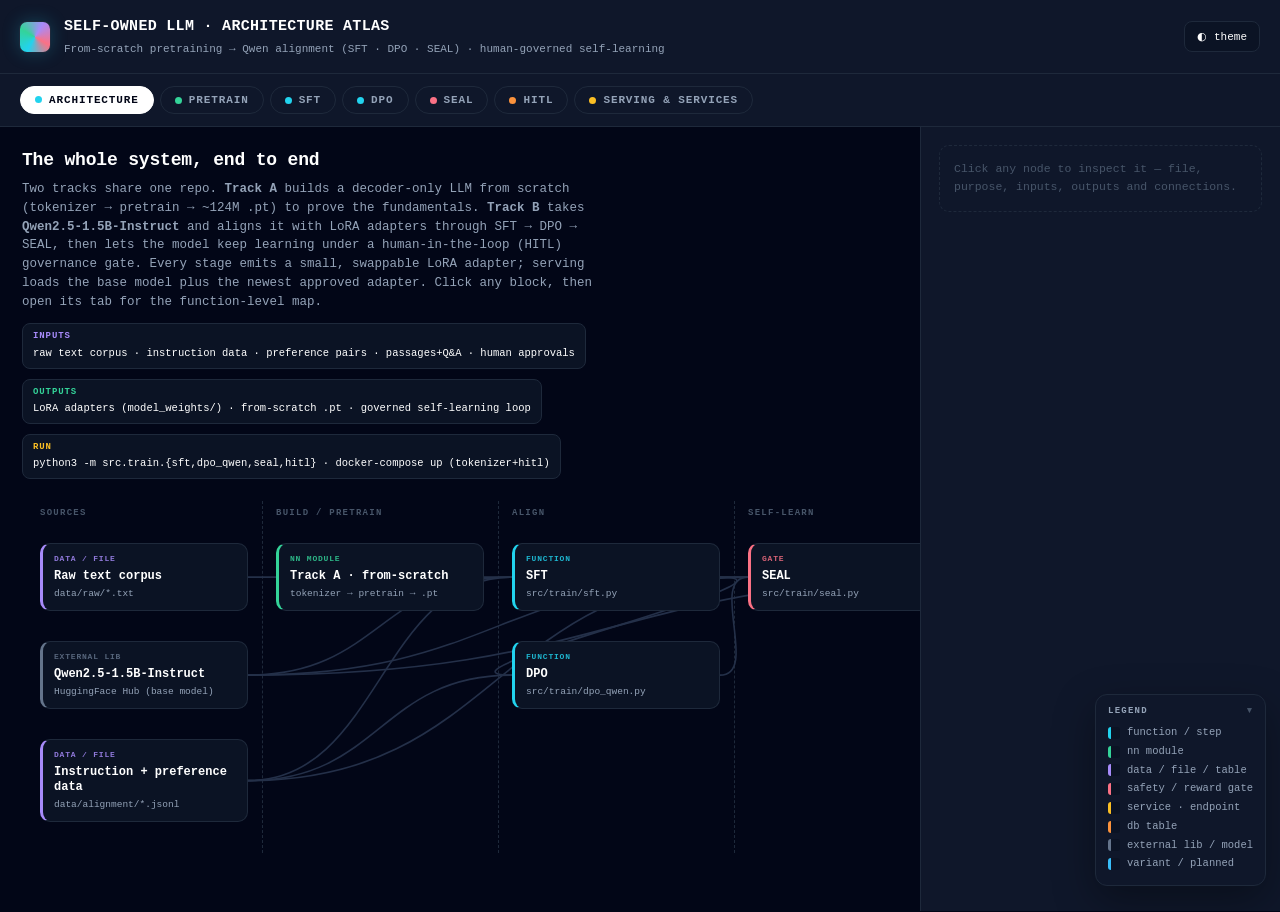
<file: architecture.html>
<!doctype html>
<html lang="en" data-theme="dark">
<head>
<meta charset="utf-8"/>
<meta name="viewport" content="width=device-width, initial-scale=1"/>
<title>Self-Owned LLM Atlas</title>
<meta name="description" content="End-to-end interactive architecture map of the self_owned_llm capstone: pretrain, SFT, DPO, SEAL, HITL and serving."/>
<style>
:root{
  --canvas:#020617; --mask:#0F172A; --panel:#0b1324; --ink:#FFFFFF; --muted:#94A3B8;
  --dim:#475569; --border:#1E293B; --wire:#243049;
  --fn:#22D3EE; --model:#34D399; --data:#A78BFA; --gate:#FB7185; --service:#FBBF24;
  --db:#FB923C; --ext:#64748B; --note:#38BDF8;
  --mono:"JetBrains Mono",ui-monospace,SFMono-Regular,Menlo,Consolas,monospace;
}
:root[data-theme="light"]{
  --canvas:#eef2f8; --mask:#ffffff; --panel:#ffffff; --ink:#0b1220; --muted:#475569;
  --dim:#94A3B8; --border:#d7dee9; --wire:#c3cedf;
  --fn:#0891B2; --model:#059669; --data:#7C3AED; --gate:#E11D48; --service:#B45309;
  --db:#C2410C; --ext:#64748B; --note:#0369A1;
}
*{box-sizing:border-box}
html,body{margin:0;padding:0}
body{background:var(--canvas);color:var(--ink);font-family:var(--mono);font-size:13px;line-height:1.5}
header{display:flex;align-items:center;justify-content:space-between;gap:16px;
  padding:16px 20px;border-bottom:1px solid var(--border);background:var(--mask);position:sticky;top:0;z-index:40}
.brand{display:flex;align-items:center;gap:14px;min-width:0}
.sigil{width:30px;height:30px;border-radius:7px;flex:0 0 auto;
  background:conic-gradient(from 210deg,var(--fn),var(--model),var(--data),var(--gate),var(--fn));
  box-shadow:0 0 0 1px var(--border),0 0 18px rgba(34,211,238,.25)}
header h1{margin:0;font-size:15px;font-weight:700;letter-spacing:.02em}
header .sub{margin:2px 0 0;font-size:11px;color:var(--muted);font-weight:400}
#themeBtn{font-family:var(--mono);font-size:11px;color:var(--ink);background:var(--panel);
  border:1px solid var(--border);border-radius:8px;padding:8px 12px;cursor:pointer;white-space:nowrap}
#themeBtn:hover{border-color:var(--fn)}
#tabs{display:flex;flex-wrap:wrap;gap:6px;padding:12px 20px;border-bottom:1px solid var(--border);
  background:var(--mask);position:sticky;top:63px;z-index:30}
.tab{font-family:var(--mono);font-size:11px;letter-spacing:.08em;text-transform:uppercase;font-weight:700;
  color:var(--muted);background:transparent;border:1px solid var(--border);border-radius:999px;
  padding:7px 14px;cursor:pointer;display:flex;align-items:center;gap:7px}
.tab .dot{width:7px;height:7px;border-radius:50%}
.tab:hover{color:var(--ink);border-color:var(--dim)}
.tab.active{color:var(--canvas);background:var(--ink);border-color:var(--ink)}
:root[data-theme="light"] .tab.active{color:#fff;background:#0b1220}
main{display:grid;grid-template-columns:1fr 360px;gap:0;align-items:stretch}
#stage{position:relative;overflow:auto;padding:0}
.intro{padding:20px 22px 8px}
.intro h2{margin:0 0 6px;font-size:18px;letter-spacing:-.01em}
.intro .lede{color:var(--muted);max-width:78ch;margin:0 0 12px;font-size:12.5px}
.io{display:flex;flex-wrap:wrap;gap:10px;margin:0 0 6px}
.io .chip{font-size:10.5px;border:1px solid var(--border);border-radius:8px;padding:6px 10px;background:var(--panel)}
.io .chip b{letter-spacing:.1em;text-transform:uppercase;font-size:9px;color:var(--muted);display:block;margin-bottom:2px}
.io .chip.in b{color:var(--data)} .io .chip.out b{color:var(--model)} .io .chip.run b{color:var(--service)}
.diagram-wrap{position:relative;margin:8px 12px 28px}
.diagram{position:relative}
svg.edges{position:absolute;inset:0;width:100%;height:100%;pointer-events:none;overflow:visible}
svg.edges path{fill:none;stroke:var(--wire);stroke-width:1.6}
svg.edges path.hot{stroke-width:2.4}
.node{position:absolute;width:208px;min-height:62px;background:var(--panel);border:1px solid var(--border);
  border-left-width:3px;border-radius:10px;padding:9px 11px;cursor:pointer;z-index:2;
  transition:transform .12s,border-color .12s,box-shadow .12s}
.node:hover{transform:translateY(-2px);box-shadow:0 10px 26px rgba(0,0,0,.33)}
.node .nl{font-size:12px;font-weight:700;line-height:1.25;word-break:break-word}
.node .ns{font-size:9.5px;color:var(--muted);margin-top:3px;word-break:break-all}
.node .nt{font-size:8px;letter-spacing:.1em;text-transform:uppercase;font-weight:700;opacity:.85;margin-bottom:4px;display:block}
.node.sel{box-shadow:0 0 0 2px var(--fn),0 10px 26px rgba(0,0,0,.4)}
.node.dim{opacity:.32}
.node.planned{border-style:dashed}
.swim{position:absolute;left:0;top:0;height:100%;border-right:1px dashed var(--border);z-index:0}
.swimlabel{position:absolute;top:6px;font-size:9px;letter-spacing:.14em;text-transform:uppercase;
  color:var(--dim);font-weight:700;z-index:1;white-space:nowrap}
/* type colors */
.t-fn{border-left-color:var(--fn)} .t-fn .nt{color:var(--fn)}
.t-model{border-left-color:var(--model)} .t-model .nt{color:var(--model)}
.t-data{border-left-color:var(--data)} .t-data .nt{color:var(--data)}
.t-gate{border-left-color:var(--gate)} .t-gate .nt{color:var(--gate)}
.t-service{border-left-color:var(--service)} .t-service .nt{color:var(--service)}
.t-db{border-left-color:var(--db)} .t-db .nt{color:var(--db)}
.t-ext{border-left-color:var(--ext)} .t-ext .nt{color:var(--ext)}
.t-note{border-left-color:var(--note);border-style:dashed} .t-note .nt{color:var(--note)}
/* passport */
#passport{border-left:1px solid var(--border);background:var(--mask);padding:18px 18px 40px;
  position:sticky;top:116px;align-self:start;height:calc(100vh - 116px);overflow:auto}
#passport.empty .pp-body{display:none}
.pp-hint{color:var(--dim);font-size:11.5px;line-height:1.6;border:1px dashed var(--border);border-radius:10px;padding:14px}
#passport:not(.empty) .pp-hint{display:none}
.pp-kind{display:inline-block;font-size:9px;letter-spacing:.12em;text-transform:uppercase;font-weight:700;
  padding:3px 8px;border-radius:999px;border:1px solid var(--border);margin-bottom:10px}
.pp-title{font-size:16px;font-weight:700;line-height:1.25;margin:0 0 2px;word-break:break-word}
.pp-file{font-size:10.5px;color:var(--muted);margin:0 0 14px;word-break:break-all}
.pp-sec{margin:0 0 13px}
.pp-sec h4{margin:0 0 5px;font-size:9px;letter-spacing:.14em;text-transform:uppercase;color:var(--muted);font-weight:700}
.pp-sec p{margin:0;font-size:12px;line-height:1.55}
.pp-list{list-style:none;margin:0;padding:0;display:flex;flex-direction:column;gap:4px}
.pp-list li{font-size:11px;background:var(--panel);border:1px solid var(--border);border-radius:7px;padding:5px 8px}
.pp-link{cursor:pointer;color:var(--fn);text-decoration:none;border:1px solid var(--border)}
.pp-link:hover{border-color:var(--fn)}
.pp-tag{font-size:9px;color:var(--muted);text-transform:uppercase;letter-spacing:.08em}
#legend{position:fixed;right:14px;bottom:14px;background:var(--mask);border:1px solid var(--border);
  border-radius:12px;padding:10px 12px;z-index:50;box-shadow:0 14px 40px rgba(0,0,0,.35);max-width:220px}
#legend h5{margin:0 0 7px;font-size:9px;letter-spacing:.14em;text-transform:uppercase;color:var(--muted)}
.lg{display:flex;align-items:center;gap:7px;font-size:10.5px;margin:3px 0;color:var(--muted)}
.lg .sw{width:12px;height:12px;border-radius:3px;border-left:3px solid}
#legend.min .lgs{display:none}
#legend .lgtoggle{cursor:pointer;float:right;color:var(--dim)}
@media(max-width:860px){
  main{grid-template-columns:1fr}
  #passport{position:static;height:auto;border-left:none;border-top:1px solid var(--border)}
  #legend{display:none}
}
</style>
</head>
<body>
<header id="top">
  <div class="brand">
    <span class="sigil"></span>
    <div>
      <h1>SELF-OWNED LLM &middot; ARCHITECTURE ATLAS</h1>
      <p class="sub">From-scratch pretraining &rarr; Qwen alignment (SFT &middot; DPO &middot; SEAL) &middot; human-governed self-learning</p>
    </div>
  </div>
  <button id="themeBtn" title="Toggle light / dark">◐ theme</button>
</header>
<nav id="tabs"></nav>
<main>
  <section id="stage"></section>
  <aside id="passport" class="empty">
    <div class="pp-hint">Click any node to inspect it — file, purpose, inputs, outputs and connections.</div>
  </aside>
</main>
<div id="legend"></div>
<script>
const TYPES={fn:"function",model:"nn module",data:"data / file",gate:"gate",service:"service / endpoint",db:"db table",ext:"external lib",note:"planned"};
const ATLAS={tabs:[

/* ================= OVERVIEW ================= */
{id:"overview",name:"Architecture",color:"var(--fn)",
 title:"The whole system, end to end",
 lede:"Two tracks share one repo. <b>Track A</b> builds a decoder-only LLM from scratch (tokenizer → pretrain → ~124M .pt) to prove the fundamentals. <b>Track B</b> takes <b>Qwen2.5-1.5B-Instruct</b> and aligns it with LoRA adapters through SFT → DPO → SEAL, then lets the model keep learning under a human-in-the-loop (HITL) governance gate. Every stage emits a small, swappable LoRA adapter; serving loads the base model plus the newest approved adapter. Click any block, then open its tab for the function-level map.",
 io:{in:"raw text corpus · instruction data · preference pairs · passages+Q&A · human approvals",
     out:"LoRA adapters (model_weights/) · from-scratch .pt · governed self-learning loop",
     run:"python3 -m src.train.{sft,dpo_qwen,seal,hitl} · docker-compose up (tokenizer+hitl)"},
 swims:["SOURCES","BUILD / PRETRAIN","ALIGN","SELF-LEARN","GOVERN","SERVE"],
 nodes:[
  {id:"raw",l:"Raw text corpus",s:"data/raw/*.txt",t:"data",c:0,r:0,p:"Plain-text documents that feed the from-scratch tokenizer + pretraining.",i:"—",o:"token bins (Track A)",ca:[],cb:[]},
  {id:"qwen",l:"Qwen2.5-1.5B-Instruct",s:"HuggingFace Hub (base model)",t:"ext",c:0,r:1,p:"The pretrained base model for the entire live (Track B) pipeline. Downloaded on first use; every alignment stage attaches LoRA on top of it.",i:"—",o:"base weights",ca:[],cb:["SFT","DPO","SEAL","HITL"]},
  {id:"instr",l:"Instruction + preference data",s:"data/alignment/*.jsonl",t:"data",c:0,r:2,p:"SFT instruction pairs, DPO chosen/rejected preference pairs, SEAL passages+Q&A.",i:"—",o:"training rows",ca:[],cb:["SFT","DPO","SEAL"]},
  {id:"trackA",l:"Track A · from-scratch",s:"tokenizer → pretrain → .pt",t:"model",c:1,r:0,p:"Build + pretrain a LLaMA-style decoder (~91–124M) with a custom 8k BPE tokenizer. Offline learning track; the .pt is gitignored.",i:"raw corpus",o:"latest.pt checkpoint",go:"pretrain",ca:[],cb:[]},
  {id:"SFT",l:"SFT",s:"src/train/sft.py",t:"fn",c:2,r:0,p:"Supervised fine-tune Qwen on instruction data with a LoRA adapter (HF Trainer + PEFT).",i:"Qwen base + sft.jsonl",o:"final_adapter/",go:"sft",ca:[],cb:[]},
  {id:"DPO",l:"DPO",s:"src/train/dpo_qwen.py",t:"fn",c:2,r:1,p:"Direct Preference Optimization: push the model toward 'chosen' and away from 'rejected' answers. Optionally starts from the SFT adapter.",i:"preferences.jsonl (+SFT adapter)",o:"dpo_adapter_v{ts}/",go:"dpo",ca:[],cb:[]},
  {id:"SEAL",l:"SEAL",s:"src/train/seal.py",t:"gate",c:3,r:0,p:"Reward-gated self-adaptation: the model teaches itself facts from a passage, grades itself on HELD-OUT questions, and keeps the LoRA update only if it genuinely generalized.",i:"passages + Q&A",o:"seal_adapter/ + results.json",go:"seal",ca:[],cb:[]},
  {id:"HITL",l:"HITL governance",s:"src/hitl/*",t:"db",c:4,r:0,p:"A human-in-the-loop quarantine: the model drafts fact updates, they are risk-screened and parked in SQLite, and a LoRA is trained ONLY on rows a human approved.",i:"model drafts + human review",o:"approved LoRA + audit trail",go:"hitl",ca:[],cb:[]},
  {id:"adapters",l:"LoRA adapter registry",s:"model_weights/ · ckpts/adapters",t:"data",c:4,r:1,p:"Every stage writes a versioned LoRA adapter dir here. find_latest_adapter() discovers the newest for serving.",i:"adapters from SFT/DPO/SEAL/HITL",o:"newest adapter",ca:[],cb:["serve"]},
  {id:"serve",l:"Serving",s:"RAG · model_service · gateway",t:"service",c:5,r:0,p:"Base Qwen + newest approved adapter answer questions (RAG retrieval or /generate). Approved+trained facts show up in answers — closing the self-learning loop under human control.",i:"base + adapter",o:"answers",go:"serving",ca:[],cb:[]}
 ],
 edges:[["raw","trackA"],["qwen","SFT"],["instr","SFT"],["SFT","DPO"],["instr","DPO"],["qwen","SEAL"],["instr","SEAL"],["DPO","SEAL"],["SEAL","adapters"],["qwen","HITL"],["HITL","adapters"],["adapters","serve"],["trackA","serve"]]
},
/* ================= PRETRAIN ================= */
{id:"pretrain",name:"Pretrain",color:"var(--model)",
 title:"Track A — build & pretrain a decoder-only LLM from scratch",
 lede:"A LLaMA-style decoder (<b>RMSNorm · RoPE · SwiGLU · SDPA</b>, weight-tied embeddings) trained with next-token prediction. The <b>124M</b> config is 12 layers / 768 dim / 12 heads, block_size 1024, built on a custom 8k ByteLevel-BPE tokenizer. Flow: raw text → BPE tokenizer → binary token shards → memory-mapped dataset → model forward → cross-entropy → AdamW with cosine LR → checkpoint. This track is offline (the .pt is gitignored); it proves the fundamentals the Qwen track takes for granted.",
 io:{in:"data/raw/*.txt (plain-text corpus)",
     out:"ckpts/dgx_pretrain_124M/latest.pt + ckpt_step_N.pt · train_log.jsonl",
     run:"python3 -m src.train.pretrain --config configs/pretrain_dgx_124M.yaml"},
 swims:["CORPUS","TOKENIZER","ENCODE","DATASET","ORCHESTRATE","MODEL FORWARD","LOSS / OPTIM","CHECKPOINT"],
 nodes:[
  {id:"raw",l:"Raw corpus",s:"data/raw/*.txt",t:"data",c:0,r:0,p:"One text document per line across .txt files.",i:"—",o:"text",ca:[],cb:["collect"]},
  {id:"collect",l:"collect_text_files()",s:"train_bpe.py:43",t:"fn",c:1,r:0,p:"Glob **/*.txt sorted; raises if the corpus is empty.",i:"input_dir",o:"list[str] of paths",ca:[],cb:["train_bpe_tokenizer"]},
  {id:"train_bpe_tokenizer",l:"train_bpe_tokenizer()",s:"train_bpe.py:56",t:"fn",c:1,r:1,p:"Train a ByteLevel-BPE tokenizer (NFKC normalizer, ByteLevel pre-tokenizer, special tokens pad/bos/eos/unk).",i:"input_dir, output_dir, vocab_size=8000, min_frequency",o:"writes tokenizer.json + tokenizer_config.json",ca:["collect","ensure_dir","save_json"],cb:["main_bpe"]},
  {id:"tokjson",l:"tokenizer.json (+config)",s:"artifacts/tokenizer/",t:"data",c:2,r:0,p:"Serialized BPE model + special_token_ids map (name→id).",i:"—",o:"tokenizer artifact",ca:[],cb:["encode_and_write"]},
  {id:"encode_and_write",l:"encode_and_write()",s:"encode_corpus.py:60",t:"fn",c:2,r:1,p:"Tokenize the corpus line-by-line (one line = one doc), append eos_id, route each doc to train or val by a seeded RNG, append raw token ids to binary files.",i:"input_dir, tokenizer_path, output_dir, val_fraction=0.001, seed=1337",o:"writes train.bin / val.bin + train/val.meta.json",ca:["collect2","choose_dtype","flush_lines","load_json"],cb:["main_enc"]},
  {id:"choose_dtype",l:"choose_dtype()",s:"encode_corpus.py:48",t:"fn",c:2,r:2,p:"uint16 if vocab ≤ 65535 else uint32 — compact token storage.",i:"vocab_size",o:"np dtype",ca:[],cb:["encode_and_write"]},
  {id:"bins",l:"train.bin / val.bin",s:"data/tokenized/ (+meta.json)",t:"data",c:3,r:0,p:"Flat binary arrays of token ids; meta.json records dtype, n_tokens, n_docs, vocab_size.",i:"—",o:"token stream",ca:[],cb:["TokenBinDataset"]},
  {id:"TokenBinDataset",l:"TokenBinDataset",s:"bin_dataset.py:20",t:"fn",c:3,r:1,p:"Memory-mapped Dataset over a .bin shard. __getitem__ slices a contiguous block and returns (x, y=next-token-shifted).",i:"bin_path, meta_path, block_size",o:"(x[block_size], y[block_size]) tensors",ca:[],cb:["loader"]},
  {id:"loader",l:"DataLoader (+Sampler)",s:"torch.utils.data",t:"ext",c:3,r:2,p:"Batches samples (micro_batch_size); DistributedSampler shards across ranks under DDP.",i:"TokenBinDataset",o:"batches",ca:[],cb:["main"]},
  {id:"main",l:"main() — orchestrator",s:"pretrain.py:309",t:"fn",c:4,r:0,p:"Loads config, builds dataset+model+optimizer, runs the step loop with grad accumulation, AMP, periodic eval/sample/log, and checkpointing. Guards architecture drift on resume.",i:"--config YAML",o:"drives the whole job",ca:["setup_distributed","get_lr","configure_optimizer","forward","estimate_loss","sample_text","save_checkpoint","append_log"],cb:[]},
  {id:"setup_distributed",l:"setup_distributed()",s:"pretrain.py:49",t:"fn",c:4,r:1,p:"Init NCCL process group from RANK/WORLD_SIZE env; pick cuda→mps→cpu for single-device.",i:"env",o:"(distributed, rank, device, …)",ca:[],cb:["main"]},
  {id:"get_lr",l:"get_lr()",s:"pretrain.py:81",t:"fn",c:4,r:2,p:"Linear warmup then cosine decay between max_lr and min_lr; sets the LR each step.",i:"step, cfg",o:"float lr",ca:[],cb:["main","step"]},
  {id:"configure_optimizer",l:"configure_optimizer()",s:"pretrain.py:111",t:"fn",c:4,r:3,p:"AdamW with weight-decay on dim≥2 params only (norms/biases excluded); fused on CUDA.",i:"model, train_cfg",o:"AdamW optimizer",ca:[],cb:["main","step"]},
  {id:"forward",l:"DecoderOnlyTransformer.forward",s:"llm.py:72",t:"model",c:5,r:0,p:"Embed → N TransformerBlocks → final RMSNorm → lm_head → logits; computes cross-entropy if targets given.",i:"input_ids[B,T], targets?",o:"(logits[B,T,vocab], loss)",ca:["block","rmsnorm","lmhead"],cb:["main","estimate_loss","sample_text"]},
  {id:"cfg",l:"ModelConfig",s:"model/config.py:5",t:"data",c:5,r:1,p:"Hyperparameter dataclass: vocab_size, block_size 1024, n_layer 12, n_head 12, n_embd 768, rope_theta 1e4, norm_eps 1e-5.",i:"—",o:"config object",ca:[],cb:["forward"]},
  {id:"block",l:"TransformerBlock",s:"layers.py:247",t:"model",c:5,r:2,p:"Pre-norm residual block: x += attn(attn_norm(x)); x += mlp(ffn_norm(x)).",i:"x[B,T,H]",o:"x[B,T,H]",ca:["attn","mlp","rmsnorm"],cb:["forward"]},
  {id:"attn",l:"CausalSelfAttention",s:"layers.py:145",t:"model",c:5,r:3,p:"Multi-head causal attention via F.scaled_dot_product_attention (flash). q/k/v/out_proj are the LoRA targets.",i:"x[B,T,H]",o:"x[B,T,H]",ca:["rope"],cb:["block"]},
  {id:"rope",l:"RotaryEmbedding",s:"layers.py:53",t:"model",c:5,r:4,p:"RoPE applied to q/k only (theta 1e4, fp32 rotation).",i:"q, k",o:"rotated q, k",ca:[],cb:["attn"]},
  {id:"mlp",l:"SwiGLUMLP",s:"layers.py:210",t:"model",c:5,r:5,p:"down(SiLU(gate(x)) · up(x)); hidden rounded to multiple_of. gate/up/down_proj are LoRA targets.",i:"x",o:"x",ca:[],cb:["block"]},
  {id:"rmsnorm",l:"RMSNorm",s:"layers.py:22",t:"model",c:5,r:6,p:"RMS layer norm (fp32 variance, learnable scale, no mean subtraction). Used 2× per block + final.",i:"x",o:"x",ca:[],cb:["block","forward"]},
  {id:"lmhead",l:"lm_head (weight-tied)",s:"llm.py:49",t:"model",c:5,r:7,p:"Output projection whose weight is tied to tok_embeddings — fewer params, better calibration.",i:"hidden",o:"logits",ca:[],cb:["forward"]},
  {id:"celoss",l:"F.cross_entropy",s:"llm.py:107",t:"fn",c:6,r:0,p:"Next-token loss over the flattened vocab.",i:"logits, targets",o:"scalar loss",ca:[],cb:["forward","step"]},
  {id:"step",l:"backward · clip · AdamW.step",s:"pretrain.py:460-520",t:"fn",c:6,r:1,p:"GradScaler-scaled backward with grad accumulation, grad-norm clip, optimizer step; LR from get_lr.",i:"loss, get_lr, AdamW",o:"updated weights",ca:["get_lr","configure_optimizer","celoss"],cb:["save_checkpoint"]},
  {id:"estimate_loss",l:"estimate_loss()",s:"pretrain.py:197",t:"fn",c:6,r:2,p:"Averages val loss over eval_iters batches under autocast; all-reduce across ranks.",i:"model, val_loader",o:"float val loss",ca:["forward"],cb:["main"]},
  {id:"sample_text",l:"sample_text()",s:"pretrain.py:252",t:"fn",c:6,r:3,p:"Periodic qualitative check: encode a prompt and generate (temp 0.8, top_k 50).",i:"model, tokenizer, prompt",o:"generated string",ca:["forward"],cb:["main"]},
  {id:"save_checkpoint",l:"save_checkpoint()",s:"pretrain.py:152",t:"fn",c:7,r:0,p:"Rank-0 saves model+optimizer+model_config to latest.pt and ckpt_step_N.pt.",i:"model, optimizer, step, cfg",o:"writes .pt files",ca:[],cb:["main","step"]},
  {id:"ckpt",l:"latest.pt / ckpt_step_N.pt",s:"ckpts/dgx_pretrain_124M/",t:"data",c:7,r:1,p:"Full training checkpoint (gitignored). Feeds Track-A SFT/DPO and the from-scratch services.",i:"—",o:"checkpoint",ca:[],cb:[]},
  {id:"append_log",l:"append_log()",s:"pretrain.py:291",t:"data",c:7,r:2,p:"Appends a JSON line (loss, ppl, lr) to train_log.jsonl.",i:"record",o:"train_log.jsonl",ca:[],cb:["main"]}
 ],
 edges:[["raw","collect"],["collect","train_bpe_tokenizer"],["train_bpe_tokenizer","tokjson"],["tokjson","encode_and_write"],["raw","encode_and_write"],["choose_dtype","encode_and_write"],["encode_and_write","bins"],["bins","TokenBinDataset"],["TokenBinDataset","loader"],["loader","main"],["main","setup_distributed"],["main","get_lr"],["main","configure_optimizer"],["main","forward"],["cfg","forward"],["forward","block"],["block","attn"],["attn","rope"],["block","mlp"],["block","rmsnorm"],["forward","lmhead"],["forward","celoss"],["celoss","step"],["get_lr","step"],["configure_optimizer","step"],["main","estimate_loss"],["estimate_loss","forward"],["main","sample_text"],["sample_text","forward"],["step","save_checkpoint"],["save_checkpoint","ckpt"],["main","append_log"]]
},
/* ================= SFT ================= */
{id:"sft",name:"SFT",color:"var(--fn)",
 title:"Supervised fine-tuning (Qwen + LoRA)",
 lede:"Teach Qwen the house instruction format by fine-tuning a small <b>LoRA adapter</b> (rank 16 / α 32 on q_proj, v_proj — hardcoded in the trainer) with the HuggingFace <b>Trainer</b>. Examples become chat turns via <code>apply_chat_template</code>. Short run: lr 3e-5, max_steps 100, micro-batch 4 × grad-accum 4, bf16. <b>Note:</b> this trainer lets loss fall over the whole sequence (no prompt masking) — unlike every other dataset in the repo, which masks the prompt with -100.",
 io:{in:"Qwen2.5-1.5B-Instruct + data/alignment/sft.jsonl",
     out:"model_weights/dgx_sft_rag/final_adapter/",
     run:"python3 -m src.train.sft --config configs/sft_rag_duk.yaml"},
 swims:["CONFIG / DATA","ORCHESTRATE","LOAD MODEL","INJECT LoRA","DATASET","TRAINER","TRAIN","SAVE"],
 nodes:[
  {id:"cfg",l:"sft_rag_duk.yaml",s:"configs/",t:"data",c:0,r:0,p:"Run config: base model, data path, lr 3e-5, warmup 10, max_steps 100, batch/accum, bf16.",i:"—",o:"config dict",ca:[],cb:["main"]},
  {id:"data",l:"sft.jsonl",s:"data/alignment/",t:"data",c:0,r:1,p:"Instruction/response rows ({prompt, response}).",i:"—",o:"rows",ca:[],cb:["load_dataset"]},
  {id:"main",l:"main()",s:"sft.py:14",t:"fn",c:1,r:0,p:"The whole SFT job in one function: seed, load tokenizer+model, inject LoRA, map dataset, build Trainer, train, save adapter.",i:"--config",o:"orchestrates run",ca:["seed","tok","model","lora","peft","load_dataset","tokfn","targs","trainer","save"],cb:[]},
  {id:"seed",l:"set_seed / ensure_dir",s:"common/utils.py:44,11",t:"fn",c:1,r:1,p:"Reproducibility seed + output dir creation.",i:"seed, out_dir",o:"—",ca:[],cb:["main"]},
  {id:"tok",l:"AutoTokenizer",s:"transformers",t:"ext",c:2,r:0,p:"Load Qwen tokenizer; set pad_token=eos_token if missing.",i:"base model path",o:"tokenizer",ca:[],cb:["main","tokfn"]},
  {id:"model",l:"AutoModelForCausalLM",s:"transformers",t:"ext",c:2,r:1,p:"Load Qwen base weights (bf16 on CUDA).",i:"base model path",o:"model",ca:[],cb:["peft"]},
  {id:"lora",l:"LoraConfig",s:"peft",t:"ext",c:3,r:0,p:"r=16, α=32, target_modules=[q_proj,v_proj], dropout 0.05, task CAUSAL_LM (hardcoded).",i:"—",o:"LoRA config",ca:[],cb:["peft"]},
  {id:"peft",l:"get_peft_model",s:"peft",t:"ext",c:3,r:1,p:"Wrap the base model so only the LoRA deltas are trainable.",i:"model, LoraConfig",o:"PEFT model",ca:[],cb:["trainer"]},
  {id:"load_dataset",l:"load_dataset('json')",s:"datasets",t:"ext",c:4,r:0,p:"Stream sft.jsonl into a HF Dataset (split=train).",i:"sft_data_path",o:"Dataset",ca:[],cb:["tokfn"]},
  {id:"tokfn",l:"tokenize_function()",s:"sft.py:58 (nested)",t:"fn",c:4,r:1,p:"Build [user,assistant] chat messages, apply_chat_template, tokenize with truncation to block_size. No explicit prompt masking.",i:"example",o:"input_ids",ca:["tok"],cb:["trainer"]},
  {id:"targs",l:"TrainingArguments",s:"transformers",t:"ext",c:5,r:0,p:"lr, max_steps, warmup, save/log intervals, bf16, report_to=none.",i:"cfg",o:"args",ca:[],cb:["trainer"]},
  {id:"collator",l:"DataCollatorForLM(mlm=False)",s:"transformers",t:"ext",c:5,r:1,p:"Causal-LM collator — shifts labels; drives the full-sequence loss.",i:"batch",o:"collated batch",ca:[],cb:["trainer"]},
  {id:"trainer",l:"Trainer",s:"transformers",t:"ext",c:5,r:2,p:"HF training loop over the PEFT model + tokenized dataset.",i:"model, dataset, args, collator",o:"trained adapter",ca:[],cb:["train"]},
  {id:"train",l:"trainer.train()",s:"sft.py:95",t:"fn",c:6,r:0,p:"Runs the optimization; checkpoints to out_dir during training.",i:"—",o:"optimized LoRA",ca:[],cb:["save"]},
  {id:"save",l:"save_pretrained()",s:"sft.py:98",t:"fn",c:7,r:0,p:"Persist the LoRA adapter + tokenizer.",i:"model, tokenizer",o:"writes final_adapter/",ca:[],cb:[]},
  {id:"adapter",l:"final_adapter/",s:"model_weights/dgx_sft_rag/",t:"data",c:7,r:1,p:"The SFT LoRA adapter — can seed DPO or be served directly.",i:"—",o:"adapter",ca:[],cb:[]}
 ],
 edges:[["cfg","main"],["data","load_dataset"],["main","seed"],["main","tok"],["main","model"],["model","peft"],["lora","peft"],["main","load_dataset"],["load_dataset","tokfn"],["tok","tokfn"],["peft","trainer"],["tokfn","trainer"],["targs","trainer"],["collator","trainer"],["trainer","train"],["train","save"],["save","adapter"]]
},
/* ================= DPO ================= */
{id:"dpo",name:"DPO",color:"var(--fn)",
 title:"Direct Preference Optimization (Qwen + LoRA)",
 lede:"Make the model prefer the <b>chosen</b> answer over the <b>rejected</b> one for each prompt. The clever trick in <code>dpo_qwen.py</code>: <b>one model in memory</b> — with the LoRA adapter ON it is the <i>policy</i>; with <code>disable_adapter()</code> it is the frozen <i>reference</i>. Loss = <code>-logσ(β·((π_chosen−π_rejected)−(ref_chosen−ref_rejected)))</code>, β=0.1, lr 5e-6, 1 epoch. It can start from the SFT adapter (merged in first). Two other DPO implementations exist for the from-scratch track (shown dashed).",
 io:{in:"data/alignment/preferences.jsonl ({prompt,chosen,rejected}) + optional SFT adapter",
     out:"model_weights/dgx_dpo_qwen/dpo_adapter_v{ts}/ + meta.json",
     run:"python3 -m src.train.dpo_qwen --config configs/dpo_qwen.yaml"},
 swims:["CONFIG / DATA","ORCHESTRATE","LOAD","INJECT LoRA","ENCODE","SCORE / LOSS","TRAIN","SAVE"],
 nodes:[
  {id:"cfg",l:"dpo_qwen.yaml",s:"configs/",t:"data",c:0,r:0,p:"β 0.1, lr 5e-6, epochs 1, max_pairs 500, max_length 1024, sft_adapter_path (null = base Qwen).",i:"—",o:"config",ca:[],cb:["main"]},
  {id:"data",l:"preferences.jsonl",s:"data/alignment/",t:"data",c:0,r:1,p:"Each line {prompt, chosen, rejected}.",i:"—",o:"pairs",ca:[],cb:["load_pairs"]},
  {id:"main",l:"main()",s:"dpo_qwen.py:79",t:"fn",c:1,r:0,p:"Orchestrates: load model, optionally fold in SFT adapter, inject fresh LoRA, encode pairs, run the DPO loop, save a versioned adapter.",i:"--config",o:"drives run",ca:["load_pairs","tok","model","mergesft","lora","peft","encode","seqlogp","save"],cb:[]},
  {id:"load_pairs",l:"_load_pairs()",s:"dpo_qwen.py:33",t:"fn",c:2,r:0,p:"Read JSONL, drop rows missing any field, cap to max_pairs.",i:"data_path, max_pairs",o:"list[(prompt,chosen,rejected)]",ca:[],cb:["main"]},
  {id:"tok",l:"AutoTokenizer",s:"transformers",t:"ext",c:2,r:1,p:"Qwen tokenizer (chat template).",i:"base path",o:"tokenizer",ca:[],cb:["encode"]},
  {id:"model",l:"AutoModelForCausalLM",s:"transformers",t:"ext",c:2,r:2,p:"Qwen base weights.",i:"base path",o:"model",ca:[],cb:["mergesft","peft"]},
  {id:"mergesft",l:"PeftModel + merge_and_unload",s:"peft (optional)",t:"ext",c:3,r:0,p:"If sft_adapter_path set, fold the SFT adapter into the base so DPO refines the aligned model.",i:"model, sft_adapter_path",o:"merged base",ca:[],cb:["peft"]},
  {id:"lora",l:"LoraConfig",s:"peft",t:"ext",c:3,r:1,p:"r/α/dropout (defaults 16/32/0.05) on q_proj, v_proj.",i:"—",o:"LoRA config",ca:[],cb:["peft"]},
  {id:"peft",l:"get_peft_model",s:"peft",t:"ext",c:3,r:2,p:"Attach the trainable DPO adapter.",i:"model, LoraConfig",o:"PEFT policy model",ca:[],cb:["seqlogp"]},
  {id:"encode",l:"_encode_pair()",s:"dpo_qwen.py:50",t:"fn",c:4,r:0,p:"Build (input_ids, labels) for prompt+answer via chat template; mask prompt tokens with -100; skip over-long pairs.",i:"tokenizer, prompt, answer",o:"(x, y) or None",ca:["tok"],cb:["main","seqlogp"]},
  {id:"seqlogp",l:"_seq_logp()",s:"dpo_qwen.py:68",t:"fn",c:5,r:0,p:"Summed log-prob of the (unmasked) answer tokens. Called 4× per pair: policy chosen/rejected (adapter ON, grad) and reference chosen/rejected (disable_adapter, no_grad).",i:"model, x, y",o:"tensor[B] logprob",ca:[],cb:["main","dpoloss"]},
  {id:"dpoloss",l:"DPO loss  -logσ(β·Δ)",s:"dpo_qwen.py:157",t:"fn",c:5,r:1,p:"logits = β·((π_ch−π_rej)−(ref_ch−ref_rej)); loss = -F.logsigmoid(logits).mean(); pref-acc = (logits>0).",i:"4 logprobs, β",o:"loss, accuracy",ca:["seqlogp"],cb:["train"]},
  {id:"train",l:"AdamW loop",s:"dpo_qwen.py:146-165",t:"fn",c:6,r:0,p:"Optimize only the LoRA params over epochs; backprop the DPO loss.",i:"loss, AdamW",o:"trained adapter",ca:["dpoloss"],cb:["save"]},
  {id:"save",l:"save_pretrained + meta.json",s:"dpo_qwen.py:168",t:"fn",c:7,r:0,p:"Write a timestamped adapter dir with provenance (base, sft_adapter, β, lr, num_pairs, version_id).",i:"model, tokenizer",o:"writes adapter",ca:[],cb:["adapter"]},
  {id:"adapter",l:"dpo_adapter_v{ts}/",s:"model_weights/dgx_dpo_qwen/",t:"data",c:7,r:1,p:"The preference-aligned LoRA adapter.",i:"—",o:"adapter",ca:[],cb:[]},
  {id:"dpo_scratch",l:"dpo.py — from-scratch variant",s:"src/train/dpo.py",t:"note",c:6,r:3,p:"Alternative: DPO on the custom DecoderOnlyTransformer. TWO full models in memory (policy + frozen reference copy), full-weight training, DDP + AMP, saves latest_dpo.pt (not a LoRA adapter). Uses get_batch_logps + a local dpo_loss.",i:"latest.pt + dpo.jsonl",o:"latest_dpo.pt",ca:[],cb:[],planned:1},
  {id:"align_dpo",l:"alignment_service /dpo",s:"src/alignment/alignment_service.py:188",t:"note",c:7,r:3,p:"Third variant: a FastAPI endpoint (:8002, offline track) that does full-weight DPO with a deepcopy'd reference model + DataParallel. Unauthenticated training endpoint.",i:"SFT checkpoint",o:"DPO checkpoint",ca:[],cb:[],planned:1}
 ],
 edges:[["cfg","main"],["data","load_pairs"],["main","load_pairs"],["main","tok"],["main","model"],["model","mergesft"],["mergesft","peft"],["lora","peft"],["model","peft"],["peft","seqlogp"],["load_pairs","encode"],["tok","encode"],["encode","seqlogp"],["seqlogp","dpoloss"],["dpoloss","train"],["train","save"],["save","adapter"]]
},
/* ================= SEAL ================= */
{id:"seal",name:"SEAL",color:"var(--gate)",
 title:"SEAL — reward-gated self-adaptation (the self-owned loop)",
 lede:"The headline idea. For each passage the model <b>teaches itself</b>: it trains a LoRA adapter on <i>some</i> of the passage's Q&A, then <b>grades itself</b> with token-F1 on the <i>held-out</i> Q&A it never trained on. The adapter is kept only if the held-out score <b>improves</b> by ≥ accept_margin — so the system owns the decision to accept or discard its own weight update, using <i>generalization</i> (not memorization) as the test. A <b>safety gate</b> (RiskValidator) drops HIGH-risk edits before any compute — a reward improvement can never override safety. Config: holdout_frac 0.34, accept_margin 0.0, LoRA 16/32, 5 epochs, greedy 32 tokens.",
 io:{in:"data/self_adapt/squad_mini.jsonl ({passage, qa_pairs:[{q,a}]})",
     out:"runs/self_adapt/results.json (always) · model_weights/dgx_seal/seal_adapter/ (only if accepted)",
     run:"python3 -m src.train.seal --config configs/seal_qwen.yaml"},
 swims:["CONFIG / DATA","ORCHESTRATE","PREP + SCREEN","MODEL","BASELINE REWARD","ADAPT","ADAPTED REWARD","GATE","SAVE"],
 nodes:[
  {id:"cfg",l:"seal_qwen.yaml",s:"configs/",t:"data",c:0,r:0,p:"holdout_frac 0.34, min_qa 2, split_seed 42, accept_margin 0.0, enforce_safety true, lora 16/32, epochs 5, max_new_tokens 32.",i:"—",o:"config",ca:[],cb:["main"]},
  {id:"data",l:"squad_mini.jsonl",s:"data/self_adapt/",t:"data",c:0,r:1,p:"SQuAD-style rows: a passage plus several Q&A pairs about it.",i:"—",o:"passages+Q&A",ca:[],cb:["load_grouped"]},
  {id:"main",l:"main()",s:"seal.py:142",t:"fn",c:1,r:0,p:"Orchestrates the full self-adaptation loop and always writes results.json (accepted or not).",i:"--config",o:"drives run, writes results",ca:["load_grouped","split","safety","baseeval","buildsample","adapt","adaptedeval","gate","save"],cb:[]},
  {id:"load_grouped",l:"_load_grouped()",s:"seal.py:37",t:"fn",c:2,r:0,p:"Load JSONL into per-passage groups — grouping matters because the train/eval split happens INSIDE each passage.",i:"data_path, max_passages",o:"[{passage, qa:[{q,a}]}]",ca:[],cb:["main"]},
  {id:"split",l:"_split_adapt_heldout()",s:"seal.py:59",t:"fn",c:2,r:1,p:"Per passage, seeded-shuffle and peel ~34% of Q&A into the HELD-OUT eval set; the rest become adapt-set self-edits. Always leaves ≥1 to train on; passages with <2 Q&A are skipped.",i:"groups, holdout_frac, min_qa, seed",o:"(adapt_edits, heldout_edits, skipped)",ca:[],cb:["main"]},
  {id:"safety",l:"_apply_safety_gate()",s:"seal.py:83",t:"gate",c:2,r:2,p:"Drops HIGH-risk self-edits BEFORE any compute. Applied to both adapt and held-out lists.",i:"edits",o:"filtered edits",ca:["risk"],cb:["main"]},
  {id:"risk",l:"RiskValidator.analyze",s:"hitl/validators.py:21",t:"gate",c:2,r:3,p:"Blocked keyword → HIGH; sensitive topic / PII (email, IPv4) → MEDIUM; else LOW. Shared with the HITL path.",i:"question, answer",o:"(risk_level, flags)",ca:[],cb:["safety"]},
  {id:"model",l:"AutoModel + AutoTokenizer",s:"transformers · Qwen",t:"ext",c:3,r:0,p:"Load Qwen2.5-1.5B-Instruct base for scoring and adaptation.",i:"base path",o:"model, tokenizer",ca:[],cb:["baseeval","adapt"]},
  {id:"buildsample",l:"_build_sample()",s:"seal.py:128",t:"fn",c:3,r:1,p:"Tokenize one self-edit; mask prompt tokens (-100) so loss falls only on the answer.",i:"tokenizer, passage, q, a",o:"(x, y) or None",ca:[],cb:["adapt"]},
  {id:"baseeval",l:"_evaluate — baseline",s:"seal.py:116",t:"fn",c:4,r:0,p:"Mean token-F1 of greedy answers on the held-out set (base_heldout = the real claim) and adapt set (base_train = sanity ref), BEFORE training.",i:"base model, edits",o:"base_heldout, base_train",ca:["greedy","tokenf1"],cb:["gate"]},
  {id:"greedy",l:"_greedy_answer()",s:"seal.py:99",t:"fn",c:4,r:1,p:"Deterministic greedy decode (do_sample=False) so baseline vs adapted answers are comparable.",i:"model, passage, question",o:"answer string",ca:[],cb:["baseeval","adaptedeval"]},
  {id:"tokenf1",l:"token_f1()",s:"common/metrics.py:9",t:"fn",c:4,r:2,p:"Order-insensitive token-level F1 — the SEAL reward signal (torch-free).",i:"prediction, reference",o:"float F1",ca:[],cb:["baseeval","adaptedeval"]},
  {id:"adapt",l:"LoRA adapt (AdamW)",s:"seal.py: get_peft_model + loop",t:"fn",c:5,r:0,p:"LoraConfig(16/32, q_proj/v_proj) → get_peft_model → AdamW trains the LoRA deltas for 5 epochs ONLY on the adapt-set. Held-out Q&A is never seen in training.",i:"model, adapt-set, _build_sample",o:"adapted (candidate) model",ca:["buildsample"],cb:["adaptedeval"]},
  {id:"adaptedeval",l:"_evaluate — adapted",s:"seal.py:116",t:"fn",c:6,r:0,p:"Re-score the SAME held-out + adapt sets AFTER training → adapted_heldout, adapted_train.",i:"adapted model, edits",o:"adapted_heldout, adapted_train",ca:["greedy","tokenf1"],cb:["gate"]},
  {id:"gate",l:"reward gate (accept/reject)",s:"seal.py: accept_margin",t:"gate",c:7,r:0,p:"improvement_heldout = adapted_heldout − base_heldout; accept if ≥ accept_margin (0.0). Gated on HELD-OUT improvement, not training improvement — rejects pure memorization.",i:"base & adapted held-out F1",o:"accepted: bool",ca:[],cb:["save","results"]},
  {id:"save",l:"save adapter + meta",s:"seal.py: save_pretrained",t:"fn",c:8,r:0,p:"If accepted: save the LoRA adapter + tokenizer + meta.json. If rejected: discard.",i:"accepted model",o:"writes seal_adapter/",ca:[],cb:["adapter"]},
  {id:"adapter",l:"seal_adapter/",s:"model_weights/dgx_seal/",t:"data",c:8,r:1,p:"The accepted self-adaptation — reloadable later by model_service for serving.",i:"—",o:"adapter",ca:[],cb:[]},
  {id:"results",l:"results.json",s:"runs/self_adapt/",t:"data",c:8,r:2,p:"Always written: base/adapted held-out & train F1, improvement, accepted flag — the audit of the self-learning decision.",i:"—",o:"metrics",ca:[],cb:[]},
  {id:"seal_core",l:"seal_core.py (planned)",s:"src/adaptation/ — not yet built",t:"note",c:3,r:3,p:"PLAN.md proposes lifting load/split/greedy/evaluate/adapt/gate into a shared module so the CLI and the /adapt service can't drift. Does NOT exist yet.",i:"—",o:"—",ca:[],cb:[],planned:1},
  {id:"adapt_svc",l:"adaptation_service /adapt",s:"src/adaptation/adaptation_service.py:99",t:"note",c:7,r:2,p:"Service variant (offline, custom model): same baseline→adapt→reward→gate shape, but evaluates on the SAME Q&A it trained on (no held-out), and a HIGH-risk flag raises HTTP 422 instead of silently dropping.",i:"AdaptRequest",o:"saved LoRA or 422",ca:[],cb:[],planned:1}
 ],
 edges:[["cfg","main"],["data","load_grouped"],["main","load_grouped"],["load_grouped","split"],["split","safety"],["safety","risk"],["main","model"],["split","baseeval"],["model","baseeval"],["baseeval","greedy"],["greedy","tokenf1"],["safety","adapt"],["model","adapt"],["buildsample","adapt"],["main","buildsample"],["adapt","adaptedeval"],["adaptedeval","greedy"],["baseeval","gate"],["adaptedeval","gate"],["gate","save"],["save","adapter"],["gate","results"]]
},
/* ================= HITL ================= */
{id:"hitl",name:"HITL",color:"var(--db)",
 title:"HITL — human-governed self-learning",
 lede:"The guardrail that makes self-learning safe: <b>the model is never allowed to retrain on its own output unsupervised.</b> Qwen drafts fact updates, they are risk-screened and <b>quarantined</b> in a SQLite DB as <code>PENDING</code>, a human <b>approves or rejects</b> each one in a dashboard, and a LoRA is trained <b>only on APPROVED rows</b>. Every job is logged in an <code>adapter_jobs</code> audit table, approved rows are flipped to <code>TRAINED</code> so they're never reused, and the new adapter is auto-discovered for serving — closing the loop under human control.",
 io:{in:"model-drafted proposals + human approve/reject decisions",
     out:"approved-only LoRA adapter + full audit trail in data/quarantine_store.db",
     run:"docker-compose up (hitl-service :8006) · python3 -m src.train.hitl --config configs/hitl_qwen.yaml"},
 swims:["SOURCE","DRAFT (Qwen)","SCREEN","QUARANTINE","HUMAN REVIEW","TRAIN APPROVED","AUDIT","ADAPTER","SERVE"],
 nodes:[
  {id:"src",l:"passage + questions",s:"operator input / RAG failures",t:"data",c:0,r:0,p:"A context passage and questions the model should answer with new facts.",i:"—",o:"draft requests",ca:[],cb:["engine"]},
  {id:"engine",l:"ProposalEngine.extract_and_stage",s:"proposal_engine.py:62",t:"fn",c:1,r:0,p:"Qwen (+ newest discovered adapter) drafts an answer per question (generate, temp 0.1), then screens and stages each as a proposal.",i:"passage, questions",o:"count staged",ca:["risk","add","find"],cb:["src"]},
  {id:"risk",l:"RiskValidator.analyze",s:"validators.py:21",t:"gate",c:2,r:0,p:"Blocked keyword → HIGH; sensitive topic / PII email+IPv4 → MEDIUM; else LOW. Attaches risk flags to each proposal.",i:"question, answer",o:"(risk_level, flags)",ca:[],cb:["engine"]},
  {id:"add",l:"add_proposal()",s:"db.py:46",t:"fn",c:3,r:0,p:"INSERT the drafted row with status PENDING + risk + comma-joined flags.",i:"passage, q, answer, risk, flags",o:"new row id",ca:[],cb:["engine"]},
  {id:"qprop",l:"quarantine_proposals",s:"SQLite table",t:"db",c:3,r:1,p:"The review queue. Columns: passage, question, proposed_answer, status(PENDING→APPROVED/REJECTED→TRAINED), risk_level, risk_flags, created_at.",i:"—",o:"rows by status",ca:[],cb:["apiapp","svcapp","list"]},
  {id:"apiapp",l:"api.py — SPA backend",s:"src/hitl/api.py (/api/*)",t:"service",c:4,r:0,p:"'MiniSEAL HITL Dashboard': serves ui/, GET /api/proposals, GET /api/metrics, POST /api/review, POST /api/train_lora (background).",i:"HTTP",o:"JSON + static UI",ca:["review"],cb:["qprop"]},
  {id:"svcapp",l:"hitl_service — :8006",s:"services/hitl_service/app.py",t:"service",c:4,r:1,p:"Containerized microservice (docker-compose). POST /proposals/generate, /proposals/review, /train, and a server-rendered GET /dashboard with Approve/Reject forms.",i:"HTTP",o:"HTML + JSON",ca:["review","engine"],cb:["qprop"]},
  {id:"review",l:"update_status()",s:"db.py:63",t:"fn",c:4,r:2,p:"Human decision flips a row PENDING → APPROVED or REJECTED.",i:"proposal_id, status",o:"updated row",ca:[],cb:["apiapp","svcapp"]},
  {id:"train",l:"execute_approved_training()",s:"approved_lora_train.py:17",t:"fn",c:5,r:0,p:"The governance-enforcing trainer: reads ONLY APPROVED rows; if none, refuses to train. Injects LoRA (q_proj,v_proj 16/32), fine-tunes, saves a versioned adapter.",i:"db_path, base_model, out_dir",o:"adapter path",ca:["list","job","adapter","trained"],cb:["review"]},
  {id:"list",l:"list_proposals('APPROVED')",s:"db.py:57",t:"fn",c:5,r:1,p:"Structurally excludes PENDING/REJECTED — only approved facts can reach training.",i:"status",o:"approved rows",ca:[],cb:["train"]},
  {id:"hitl_cli",l:"src/train/hitl.py (CLI)",s:"configs/hitl_qwen.yaml",t:"note",c:5,r:2,p:"DB-first entrypoint: if the DB has APPROVED rows → execute_approved_training; else fall back to an approved-only JSONL; else refuse. epochs 5, lr 1e-4.",i:"--config",o:"adapter",ca:[],cb:[],planned:1},
  {id:"job",l:"record / update_adapter_job",s:"db.py:69,80",t:"fn",c:6,r:0,p:"Opens a RUNNING audit row before training; closes it SUCCESS (loss, path) or FAILED on exception.",i:"job_status, loss, path",o:"audit row",ca:[],cb:["train"]},
  {id:"adapter",l:"lora_adapter_v{ts}/",s:"model_weights/dgx_hitl",t:"data",c:6,r:1,p:"Approved-only LoRA adapter + meta.json (source=hitl_approved_training, num_facts, version_id).",i:"—",o:"adapter",ca:[],cb:["find"]},
  {id:"trained",l:"status → TRAINED",s:"db.py:63 (update_status)",t:"fn",c:7,r:0,p:"Each trained proposal is flipped APPROVED → TRAINED so it is never retrained.",i:"proposal_id",o:"closed row",ca:[],cb:["train"]},
  {id:"ajobs",l:"adapter_jobs",s:"SQLite table",t:"db",c:7,r:1,p:"Audit trail / rollback registry: job_status(RUNNING→SUCCESS/FAILED), run_loss, adapter_path, created_at. list_adapter_jobs is newest-first.",i:"—",o:"audit log",ca:[],cb:[]},
  {id:"find",l:"find_latest_adapter()",s:"proposal_engine.py:10",t:"fn",c:8,r:0,p:"Walks ckpts/adapters + model_weights for the newest dir with adapter_config.json — picks up the just-approved adapter.",i:"search_roots",o:"newest adapter dir",ca:[],cb:["engine","serve"]},
  {id:"serve",l:"serving (RAG / model_service)",s:"base Qwen + newest adapter",t:"service",c:8,r:1,p:"Approved+trained facts now show up in answers — and feed the next round of drafting. The loop is closed under human control.",i:"base + adapter",o:"answers",ca:[],cb:["find"]}
 ],
 edges:[["src","engine"],["engine","risk"],["risk","add"],["add","qprop"],["qprop","apiapp"],["qprop","svcapp"],["apiapp","review"],["svcapp","review"],["review","train"],["qprop","list"],["list","train"],["train","job"],["job","ajobs"],["train","adapter"],["train","trained"],["trained","qprop"],["adapter","find"],["find","serve"],["find","engine"]]
},
/* ================= SERVING ================= */
{id:"serving",name:"Serving & Services",color:"var(--service)",
 title:"Services, ports & how it all runs",
 lede:"Two deployment tracks share the repo. <b>LIVE</b> (docker-compose up): the Qwen-backed <b>tokenizer-service :8001</b> and <b>hitl-service :8006</b>. <b>OFFLINE</b> (commented out, needs DGX-trained .pt): the from-scratch <b>alignment :8002</b>, <b>adaptation :8003</b> and <b>api-gateway :8080</b>. The gateway can orchestrate a full pipeline (tokenizer → SFT → DPO → adapt) across services. Serving loads base Qwen + the newest LoRA adapter; the <b>RAG demo</b> retrieves a context chunk and generates an answer with that same stack. <b>Security note:</b> the training/serving endpoints are unauthenticated — fine for a local capstone, not for exposure.",
 io:{in:"HTTP requests · config paths · trained adapters/.pt",
     out:"tokenized ids · generated text · governed training jobs",
     run:"docker-compose up --build -d   (LIVE: :8001 tokenizer, :8006 hitl)"},
 swims:["ENTRY","ORCHESTRATE","LIVE (compose)","OFFLINE (from-scratch)","INFERENCE","DEMO / ADAPTERS"],
 nodes:[
  {id:"compose",l:"docker-compose.yml",s:"LIVE services only",t:"data",c:0,r:0,p:"Starts tokenizer-service (:8001) and hitl-service (:8006) from docker/Dockerfile. The alignment/adaptation/gateway services are explicitly commented out as the offline Track-A stack.",i:"—",o:"running containers",ca:[],cb:["tokenizer","hitl_svc"]},
  {id:"qwen",l:"Qwen2.5-1.5B-Instruct",s:"base for live serving",t:"ext",c:0,r:1,p:"Base model loaded by RAG + model_service, with the newest approved adapter attached.",i:"—",o:"base weights",ca:[],cb:["rag","model_service"]},
  {id:"gateway",l:"api-gateway  :8080",s:"src/api/gateway.py",t:"service",c:1,r:0,p:"OFFLINE orchestrator. GET /health fans out to all services; POST /pipeline/run runs tokenizer → alignment /sft → /dpo → adaptation /adapt sequentially; POST /pipeline/propose_failure → hitl /proposals/generate.",i:"FullPipelineRequest",o:"per-stage JSON",ca:["tokenizer","alignment","adaptation","hitl_svc"],cb:[]},
  {id:"tokenizer",l:"tokenizer-service  :8001",s:"services/tokenizer_service/app.py",t:"service",c:2,r:0,p:"LIVE. BPE tokenizer. GET /health, GET /info, POST /tokenize (text→ids), POST /detokenize (ids→text).",i:"text / ids",o:"ids / text",ca:[],cb:["compose","gateway"]},
  {id:"hitl_svc",l:"hitl-service  :8006",s:"services/hitl_service/app.py",t:"service",c:2,r:1,p:"LIVE. Human-in-the-loop governance (see HITL tab): /proposals/generate, /proposals/review, /train, /dashboard.",i:"HTTP",o:"proposals, training, dashboard",ca:[],cb:["compose","gateway"]},
  {id:"alignment",l:"alignment-service  :8002",s:"src/alignment/alignment_service.py",t:"service",c:3,r:0,p:"OFFLINE. Full-weight SFT+DPO on the custom DecoderOnlyTransformer. POST /sft, POST /dpo. Unauthenticated training endpoints.",i:"SFT/DPO request",o:"checkpoints",ca:[],cb:["gateway"]},
  {id:"adaptation",l:"adaptation-service  :8003",s:"src/adaptation/adaptation_service.py",t:"service",c:3,r:1,p:"OFFLINE. SEAL-style /adapt on the custom model: reward-gated LoRA self-edit; HIGH-risk → HTTP 422.",i:"AdaptRequest",o:"saved LoRA or 422",ca:[],cb:["gateway"]},
  {id:"model_service",l:"model-service (/generate)",s:"services/model_service/app.py",t:"service",c:4,r:0,p:"Serves the custom DecoderOnlyTransformer from CKPT_PATH; optional ADAPTER_PATH loads a LoRA via load_lora_adapter / merge_lora_weights. GET /health, POST /generate.",i:"prompt",o:"generated text",ca:["loadlora"],cb:["qwen"]},
  {id:"pretrain_service",l:"pretrain-service (/start)",s:"services/pretrain_service/app.py",t:"service",c:4,r:1,p:"Launches src.train.pretrain as a subprocess (torchrun if nproc>1). POST /start→pid, GET /status/{pid}, POST /stop/{pid}.",i:"config_path, nproc",o:"job pid / status",ca:[],cb:[]},
  {id:"loadlora",l:"load_lora_adapter / merge",s:"src/lora/lora.py:264,312",t:"fn",c:4,r:2,p:"Re-inject a saved adapter into the model (strict load), or fold it into base weights for zero-overhead deploy.",i:"model, adapter path",o:"adapted model",ca:[],cb:["model_service"]},
  {id:"rag",l:"RAG demo",s:"scripts/run_rag.py",t:"fn",c:5,r:0,p:"Interactive terminal chat: chunk data/duk_data.txt → embed (all-MiniLM-L6-v2) → cosine-match best chunk → Qwen + newest adapter generate. The same stack the HITL loop improves.",i:"user query",o:"retrieved answer",ca:["find","qwen"],cb:[]},
  {id:"adapters",l:"adapter registry",s:"model_weights/ · ckpts/adapters",t:"data",c:5,r:1,p:"All stage adapters land here; find_latest_adapter picks the newest for serving.",i:"—",o:"newest adapter",ca:[],cb:["rag","model_service"]},
  {id:"find",l:"find_latest_adapter()",s:"proposal_engine.py:10",t:"fn",c:5,r:2,p:"Newest dir with adapter_config.json across the registry roots.",i:"roots",o:"adapter dir",ca:[],cb:["rag"]}
 ],
 edges:[["compose","tokenizer"],["compose","hitl_svc"],["gateway","tokenizer"],["gateway","alignment"],["gateway","adaptation"],["gateway","hitl_svc"],["qwen","rag"],["qwen","model_service"],["adapters","find"],["find","rag"],["adapters","model_service"],["loadlora","model_service"]]
}
]};
</script>
<script>
const COLW=236, ROWH=98, NW=208, PADX=28, TOPY=42;
const $=s=>document.querySelector(s);
const el=(t,c,h)=>{const e=document.createElement(t); if(c)e.className=c; if(h!=null)e.innerHTML=h; return e;};
let CUR=null, SEL=null, NODEMAP={};

function buildTabs(){
  const nav=$("#tabs"); nav.innerHTML="";
  ATLAS.tabs.forEach((t,i)=>{
    const b=el("button","tab"+(i===0?" active":""));
    b.innerHTML=`<span class="dot" style="background:${t.color}"></span>${t.name}`;
    b.onclick=()=>selectTab(t.id,b);
    b.dataset.id=t.id; nav.appendChild(b);
  });
}
function selectTab(id,btn){
  document.querySelectorAll(".tab").forEach(x=>x.classList.toggle("active",x.dataset.id===id));
  if(!btn) btn=document.querySelector('.tab[data-id="'+id+'"]');
  CUR=ATLAS.tabs.find(t=>t.id===id);
  renderStage(CUR); clearPassport();
  $("#stage").scrollTo({top:0,left:0});
}
function clearPassport(){
  const p=$("#passport"); p.classList.add("empty");
  const b=p.querySelector(".pp-body"); if(b) b.remove();
  SEL=null;
  document.querySelectorAll(".node").forEach(n=>n.classList.remove("sel","dim"));
  document.querySelectorAll("svg.edges path").forEach(e=>e.classList.remove("hot"));
}
function renderStage(tab){
  const s=$("#stage"); s.innerHTML="";
  const intro=el("div","intro");
  intro.appendChild(el("h2",null,tab.title));
  intro.appendChild(el("p","lede",tab.lede));
  const io=el("div","io");
  io.appendChild(el("div","chip in","<b>Inputs</b>"+tab.io.in));
  io.appendChild(el("div","chip out","<b>Outputs</b>"+tab.io.out));
  io.appendChild(el("div","chip run","<b>Run</b>"+tab.io.run));
  intro.appendChild(io); s.appendChild(intro);
  const wrap=el("div","diagram-wrap"), dia=el("div","diagram");
  let maxC=0,maxR=0;
  tab.nodes.forEach(n=>{maxC=Math.max(maxC,n.c);maxR=Math.max(maxR,n.r);});
  const W=(maxC+1)*COLW+PADX, H=(maxR+1)*ROWH+TOPY+16;
  dia.style.width=W+"px"; dia.style.height=H+"px"; dia.style.minWidth=W+"px";
  (tab.swims||[]).forEach((label,c)=>{
    const x=PADX+c*COLW;
    if(c>0){const ln=el("div","swim");ln.style.left=(x-14)+"px";ln.style.height=H+"px";dia.appendChild(ln);}
    const lb=el("div","swimlabel",label); lb.style.left=x+"px"; dia.appendChild(lb);
  });
  const svg=document.createElementNS("http://www.w3.org/2000/svg","svg");
  svg.setAttribute("class","edges"); svg.style.width=W+"px"; svg.style.height=H+"px";
  dia.appendChild(svg);
  NODEMAP={};
  tab.nodes.forEach(n=>{
    NODEMAP[n.id]=n;
    const d=el("div","node t-"+n.t+(n.planned?" planned":""));
    d.style.left=(PADX+n.c*COLW)+"px"; d.style.top=(TOPY+n.r*ROWH)+"px";
    d.dataset.id=n.id;
    d.innerHTML=`<div class="nt">${TYPES[n.t]||n.t}</div><div class="nl">${n.l}</div><div class="ns">${n.s}</div>`;
    d.onclick=()=>selectNode(n.id);
    dia.appendChild(d);
  });
  wrap.appendChild(dia); s.appendChild(wrap);
  requestAnimationFrame(()=>drawEdges(tab,svg,dia));
}
function anchor(nodeEl,dia,side){
  const r=nodeEl.getBoundingClientRect(), d=dia.getBoundingClientRect();
  const y=r.top-d.top+r.height/2;
  return side==="r"?{x:r.left-d.left+r.width,y}:{x:r.left-d.left,y};
}
function drawEdges(tab,svg,dia){
  const NS="http://www.w3.org/2000/svg";
  tab.edges.forEach(([a,b],i)=>{
    const ea=dia.querySelector('.node[data-id="'+a+'"]'), eb=dia.querySelector('.node[data-id="'+b+'"]');
    if(!ea||!eb) return;
    const na=NODEMAP[a], nb=NODEMAP[b];
    const fwd = nb.c>=na.c;
    const p1=anchor(ea,dia,fwd?"r":"l"), p2=anchor(eb,dia,fwd?"l":"r");
    const dx=Math.max(40,Math.abs(p2.x-p1.x)*0.5);
    const path=document.createElementNS(NS,"path");
    let dstr;
    if(fwd){ dstr=`M${p1.x},${p1.y} C${p1.x+dx},${p1.y} ${p2.x-dx},${p2.y} ${p2.x},${p2.y}`; }
    else{ // back/loop edge: bow downward
      const midY=Math.max(p1.y,p2.y)+54;
      dstr=`M${p1.x},${p1.y} C${p1.x+dx},${midY} ${p2.x-dx},${midY} ${p2.x},${p2.y}`;
      path.setAttribute("stroke-dasharray","5 4");
    }
    path.setAttribute("d",dstr); path.dataset.a=a; path.dataset.b=b;
    svg.appendChild(path);
  });
}
function selectNode(id){
  const n=NODEMAP[id]; if(!n) return; SEL=id;
  const neigh=new Set([id]);
  CUR.edges.forEach(([a,b])=>{if(a===id)neigh.add(b);if(b===id)neigh.add(a);});
  document.querySelectorAll(".node").forEach(d=>{
    const nid=d.dataset.id;
    d.classList.toggle("sel",nid===id);
    d.classList.toggle("dim",!neigh.has(nid));
  });
  document.querySelectorAll("svg.edges path").forEach(p=>{
    p.classList.toggle("hot",p.dataset.a===id||p.dataset.b===id);
  });
  renderPassport(n);
}
function relList(ids,title){
  if(!ids||!ids.length) return "";
  const items=ids.map(x=>{
    const t=NODEMAP[x];
    if(t) return `<li class="pp-link" data-go="${x}">${t.l} <span class="pp-tag">${t.s}</span></li>`;
    return `<li>${x} <span class="pp-tag">external</span></li>`;
  }).join("");
  return `<div class="pp-sec"><h4>${title}</h4><ul class="pp-list">${items}</ul></div>`;
}
function renderPassport(n){
  const p=$("#passport"); p.classList.remove("empty");
  let b=p.querySelector(".pp-body"); if(b) b.remove();
  b=el("div","pp-body");
  const col={fn:"var(--fn)",model:"var(--model)",data:"var(--data)",gate:"var(--gate)",service:"var(--service)",db:"var(--db)",ext:"var(--ext)",note:"var(--note)"}[n.t];
  let html=`<span class="pp-kind" style="color:${col};border-color:${col}">${TYPES[n.t]||n.t}</span>`;
  html+=`<div class="pp-title">${n.l}</div><div class="pp-file">${n.s}</div>`;
  html+=`<div class="pp-sec"><h4>What it does</h4><p>${n.p}</p></div>`;
  if(n.i&&n.i!=="—") html+=`<div class="pp-sec"><h4>Inputs</h4><p>${n.i}</p></div>`;
  if(n.o&&n.o!=="—") html+=`<div class="pp-sec"><h4>Outputs / effects</h4><p>${n.o}</p></div>`;
  html+=relList(n.ca,"Calls →");
  html+=relList(n.cb,"← Called by");
  if(n.go) html+=`<div class="pp-sec"><button class="tab" data-tab="${n.go}" style="color:var(--fn);border-color:var(--fn)">Open the ${n.go} tab →</button></div>`;
  b.innerHTML=html; p.appendChild(b);
  b.querySelectorAll("[data-go]").forEach(li=>li.onclick=()=>selectNode(li.dataset.go));
  const gb=b.querySelector("[data-tab]"); if(gb) gb.onclick=()=>selectTab(gb.dataset.tab);
  if(window.innerWidth<=860) p.scrollIntoView({behavior:"smooth"});
}
function buildLegend(){
  const types=[["fn","function / step"],["model","nn module"],["data","data / file / table"],["gate","safety / reward gate"],["service","service · endpoint"],["db","db table"],["ext","external lib / model"],["note","variant / planned"]];
  const L=$("#legend");
  L.innerHTML=`<h5>Legend <span class="lgtoggle">▾</span></h5><div class="lgs">`+
    types.map(([k,v])=>`<div class="lg"><span class="sw" style="border-left-color:var(--${k});background:var(--panel)"></span>${v}</div>`).join("")+
    `</div>`;
  L.querySelector(".lgtoggle").onclick=()=>L.classList.toggle("min");
}
$("#themeBtn").onclick=()=>{
  const r=document.documentElement;
  r.setAttribute("data-theme", r.getAttribute("data-theme")==="dark"?"light":"dark");
  if(CUR) renderStage(CUR); // redraw edges with new colors
  if(SEL) selectNode(SEL);
};
window.addEventListener("resize",()=>{if(CUR){const sv=document.querySelector("svg.edges");const dia=document.querySelector(".diagram");if(sv&&dia){sv.innerHTML="";drawEdges(CUR,sv,dia);if(SEL)selectNode(SEL);}}});
buildTabs(); buildLegend();
(function initFromHash(){
  const h=decodeURIComponent(location.hash.replace(/^#/,""));
  const [tabId,nodeId]=h.split("/");
  const t=ATLAS.tabs.find(x=>x.id===tabId);
  selectTab(t?t.id:ATLAS.tabs[0].id);
  if(nodeId&&NODEMAP[nodeId]) requestAnimationFrame(()=>selectNode(nodeId));
})();
</script>
</body>
</html>
</file>
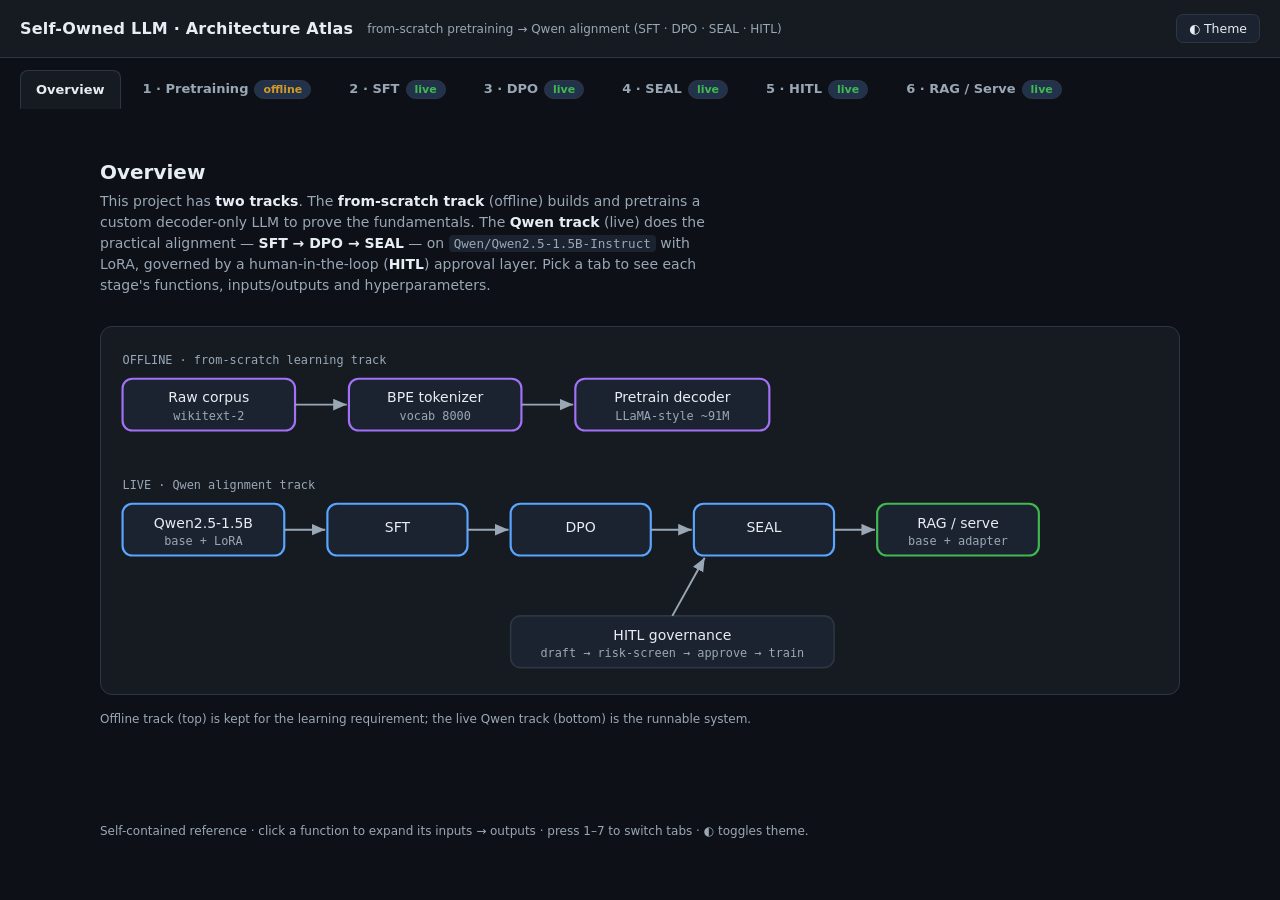
<file: docs/architecture.html>
<!doctype html>
<html lang="en" data-theme="dark">
<head>
<meta charset="utf-8">
<meta name="viewport" content="width=device-width, initial-scale=1, viewport-fit=cover">
<title>Self-Owned LLM — Architecture Atlas</title>
<style>
  :root{
    --bg:#0d1117; --panel:#161b22; --panel2:#1c2330; --line:#2d3645;
    --fg:#e6edf3; --dim:#9aa7b5; --accent:#58a6ff; --accent2:#a371f7;
    --ok:#3fb950; --warn:#d29922; --bad:#f85149; --chip:#21324a;
    --mono:ui-monospace,SFMono-Regular,Menlo,Consolas,monospace;
    --sans:system-ui,-apple-system,Segoe UI,Roboto,sans-serif;
  }
  [data-theme="light"]{
    --bg:#f6f8fa; --panel:#fff; --panel2:#f0f3f7; --line:#d8dee4;
    --fg:#1f2328; --dim:#5a6472; --accent:#0969da; --accent2:#8250df; --chip:#dfeaf7;
  }
  *{box-sizing:border-box}
  body{margin:0;background:var(--bg);color:var(--fg);font-family:var(--sans);line-height:1.5}
  header{position:sticky;top:0;z-index:10;background:var(--panel);border-bottom:1px solid var(--line);
    padding:14px 20px;display:flex;align-items:center;gap:14px;flex-wrap:wrap}
  header h1{font-size:16px;margin:0;font-weight:650;letter-spacing:.2px}
  header .sub{color:var(--dim);font-size:12px}
  header .spacer{flex:1}
  button{font-family:inherit;cursor:pointer}
  .toggle{background:var(--panel2);color:var(--fg);border:1px solid var(--line);
    border-radius:7px;padding:6px 12px;font-size:12.5px}
  .tabs{display:flex;gap:6px;flex-wrap:wrap;padding:12px 20px 0}
  .tab{background:transparent;color:var(--dim);border:1px solid transparent;border-radius:8px 8px 0 0;
    padding:9px 15px;font-size:13px;font-weight:550}
  .tab:hover{color:var(--fg)}
  .tab.active{color:var(--fg);background:var(--panel);border-color:var(--line);border-bottom-color:var(--panel)}
  main{max-width:1120px;margin:0 auto;padding:22px 20px 80px}
  .lead{color:var(--dim);font-size:14px;max-width:70ch;margin:0 0 20px}
  .lead b{color:var(--fg);font-weight:600}
  h2{font-size:20px;margin:26px 0 4px}
  h3{font-size:13px;text-transform:uppercase;letter-spacing:.08em;color:var(--dim);margin:26px 0 10px;font-weight:650}
  .badge{display:inline-block;font-size:11px;font-weight:600;padding:2px 8px;border-radius:20px;
    background:var(--chip);color:var(--accent);border:1px solid var(--line);margin-left:6px}
  .badge.live{color:var(--ok)} .badge.offline{color:var(--warn)}
  /* layout + components */
  .grid{display:grid;grid-template-columns:repeat(auto-fit,minmax(150px,1fr));gap:10px;margin:8px 0}
  .stat{background:var(--panel);border:1px solid var(--line);border-radius:10px;padding:12px 14px}
  .stat .k{font-size:11px;color:var(--dim);text-transform:uppercase;letter-spacing:.05em}
  .stat .v{font-size:18px;font-weight:650;font-family:var(--mono);margin-top:3px}
  table{width:100%;border-collapse:collapse;margin:6px 0;font-size:13px}
  th,td{text-align:left;padding:8px 10px;border-bottom:1px solid var(--line)}
  th{color:var(--dim);font-weight:600;font-size:11px;text-transform:uppercase;letter-spacing:.05em}
  td.mono,.mono{font-family:var(--mono)}
  .fn{background:var(--panel);border:1px solid var(--line);border-radius:10px;margin:9px 0;overflow:hidden}
  .fn>summary{list-style:none;cursor:pointer;padding:12px 14px;display:flex;gap:10px;align-items:baseline}
  .fn>summary::-webkit-details-marker{display:none}
  .fn>summary .sig{font-family:var(--mono);font-size:13px;color:var(--accent);font-weight:600}
  .fn>summary .file{margin-left:auto;font-family:var(--mono);font-size:11px;color:var(--dim)}
  .fn[open]>summary{border-bottom:1px solid var(--line);background:var(--panel2)}
  .fn .body{padding:12px 14px;font-size:13.5px}
  .io{display:grid;grid-template-columns:1fr 1fr;gap:10px;margin-top:10px}
  .io .box{background:var(--panel2);border:1px solid var(--line);border-radius:8px;padding:9px 11px}
  .io .box .lab{font-size:10.5px;text-transform:uppercase;letter-spacing:.06em;color:var(--dim);margin-bottom:4px}
  .io .box .val{font-family:var(--mono);font-size:12.5px}
  .io .box.in{border-left:3px solid var(--accent)} .io .box.out{border-left:3px solid var(--ok)}
  .flow{display:flex;align-items:center;gap:6px;flex-wrap:wrap;margin:14px 0 6px}
  .node{background:var(--panel);border:1px solid var(--line);border-radius:9px;padding:9px 13px;font-size:12.5px;font-weight:550}
  .node small{display:block;color:var(--dim);font-weight:400;font-family:var(--mono);font-size:10.5px}
  .node.k{border-color:var(--accent)} .node.g{border-color:var(--ok)} .node.p{border-color:var(--accent2)}
  .arrow{color:var(--dim);font-size:18px}
  svg{max-width:100%;height:auto;background:var(--panel);border:1px solid var(--line);border-radius:12px;margin:10px 0}
  .svgcap{color:var(--dim);font-size:12px;margin:-2px 0 14px}
  svg text{fill:var(--fg);font-family:var(--sans);font-size:13px}
  svg text.s{font-size:11px;fill:var(--dim);font-family:var(--mono)}
  svg .sb{fill:var(--panel2);stroke:var(--line);stroke-width:1.5}
  svg .sa{stroke:var(--accent);stroke-width:2} svg .so{stroke:var(--ok);stroke-width:2}
  svg .sp{stroke:var(--accent2);stroke-width:2}
  svg .edge{stroke:var(--dim);stroke-width:1.8;fill:none;marker-end:url(#ar)}
  marker path{fill:var(--dim)}
  .note{background:var(--panel2);border:1px solid var(--line);border-left:3px solid var(--accent2);
    border-radius:8px;padding:11px 14px;font-size:13px;margin:14px 0;color:var(--fg)}
  code{font-family:var(--mono);background:var(--panel2);padding:1px 5px;border-radius:4px;font-size:.9em}
  .panel[hidden]{display:none}
  footer{max-width:1120px;margin:0 auto;padding:0 20px 40px;color:var(--dim);font-size:12px}
</style>
</head>
<body>
<svg width="0" height="0" style="position:absolute" aria-hidden="true"><defs>
<marker id="ar" markerWidth="9" markerHeight="9" refX="7" refY="3" orient="auto"><path d="M0,0 L7,3 L0,6 Z"/></marker>
</defs></svg>
<header>
  <h1>Self-Owned LLM · Architecture Atlas</h1>
  <span class="sub">from-scratch pretraining → Qwen alignment (SFT · DPO · SEAL · HITL)</span>
  <span class="spacer"></span>
  <button class="toggle" id="themeBtn">◐ Theme</button>
</header>
<nav class="tabs" id="tabs"></nav>
<main id="app"></main>
<footer>Self-contained reference · click a function to expand its inputs → outputs · press 1–7 to switch tabs · ◐ toggles theme.</footer>
<script>
const DATA = [
{
  id:'overview', title:'Overview',
  lead:`This project has <b>two tracks</b>. The <b>from-scratch track</b> (offline) builds and pretrains a
    custom decoder-only LLM to prove the fundamentals. The <b>Qwen track</b> (live) does the practical
    alignment — <b>SFT → DPO → SEAL</b> — on <code>Qwen/Qwen2.5-1.5B-Instruct</code> with LoRA, governed by a
    human-in-the-loop (<b>HITL</b>) approval layer. Pick a tab to see each stage's functions, inputs/outputs and hyperparameters.`,
  svg:`<svg viewBox="0 0 1000 340" role="img" aria-label="Two-track pipeline">
    <defs><marker id="ar" markerWidth="9" markerHeight="9" refX="7" refY="3" orient="auto">
      <path d="M0,0 L7,3 L0,6 Z" fill="currentColor" class="dim"/></marker></defs>
    <text x="20" y="34" class="s">OFFLINE · from-scratch learning track</text>
    <rect class="sb sp" x="20" y="48" width="160" height="48" rx="9"/><text x="100" y="70" text-anchor="middle">Raw corpus</text><text x="100" y="86" text-anchor="middle" class="s">wikitext-2</text>
    <rect class="sb sp" x="230" y="48" width="160" height="48" rx="9"/><text x="310" y="70" text-anchor="middle">BPE tokenizer</text><text x="310" y="86" text-anchor="middle" class="s">vocab 8000</text>
    <rect class="sb sp" x="440" y="48" width="180" height="48" rx="9"/><text x="530" y="70" text-anchor="middle">Pretrain decoder</text><text x="530" y="86" text-anchor="middle" class="s">LLaMA-style ~91M</text>
    <path class="edge" d="M180,72 L228,72"/><path class="edge" d="M390,72 L438,72"/>
    <text x="20" y="150" class="s">LIVE · Qwen alignment track</text>
    <rect class="sb sa" x="20" y="164" width="150" height="48" rx="9"/><text x="95" y="186" text-anchor="middle">Qwen2.5-1.5B</text><text x="95" y="202" text-anchor="middle" class="s">base + LoRA</text>
    <rect class="sb sa" x="210" y="164" width="130" height="48" rx="9"/><text x="275" y="190" text-anchor="middle">SFT</text>
    <rect class="sb sa" x="380" y="164" width="130" height="48" rx="9"/><text x="445" y="190" text-anchor="middle">DPO</text>
    <rect class="sb sa" x="550" y="164" width="130" height="48" rx="9"/><text x="615" y="190" text-anchor="middle">SEAL</text>
    <rect class="sb so" x="720" y="164" width="150" height="48" rx="9"/><text x="795" y="186" text-anchor="middle">RAG / serve</text><text x="795" y="202" text-anchor="middle" class="s">base + adapter</text>
    <path class="edge" d="M170,188 L208,188"/><path class="edge" d="M340,188 L378,188"/><path class="edge" d="M510,188 L548,188"/><path class="edge" d="M680,188 L718,188"/>
    <rect class="sb" x="380" y="268" width="300" height="48" rx="9"/><text x="530" y="290" text-anchor="middle">HITL governance</text><text x="530" y="306" text-anchor="middle" class="s">draft → risk-screen → approve → train</text>
    <path class="edge" d="M530,268 L560,214"/>
  </svg>`,
  svgcap:'Offline track (top) is kept for the learning requirement; the live Qwen track (bottom) is the runnable system.',
  fns:[]
},
{
  id:'pretrain', title:'1 · Pretraining', track:'offline',
  lead:`A <b>LLaMA-style decoder-only transformer built from scratch</b> in PyTorch — the "self-owned model"
    that proves the fundamentals. Modern components throughout: <b>RMSNorm</b> (pre-norm), <b>RoPE</b>,
    <b>SwiGLU</b> MLP, fused <b>scaled-dot-product attention</b>, and weight-tied embeddings. Trained on the DGX;
    the <code>.pt</code> weights are gitignored (not in the repo).`,
  stats:[['Params','~91M'],['Layers','12'],['Heads','12'],['d_model','768'],['Context','1024'],['Vocab','8000'],
    ['Optimizer','AdamW'],['Precision','bf16'],['Max steps','50000'],['Eff. batch','128'],['LR','3e-4→3e-5'],['Dropout','0.1']],
  svg:`<svg viewBox="0 0 1000 200" role="img" aria-label="Transformer block">
    <path class="edge" d="M176,46 C 320,8 400,8 540,42"/><path class="edge" d="M604,46 C 744,8 824,8 952,42"/>
    <rect class="sb" x="16" y="66" width="128" height="48" rx="9"/><text x="80" y="88" text-anchor="middle">Embed</text><text x="80" y="104" text-anchor="middle" class="s">tied</text>
    <rect class="sb" x="180" y="66" width="104" height="48" rx="9"/><text x="232" y="94" text-anchor="middle">RMSNorm</text>
    <rect class="sb sa" x="328" y="66" width="178" height="48" rx="9"/><text x="417" y="88" text-anchor="middle">Self-Attention</text><text x="417" y="104" text-anchor="middle" class="s">RoPE · SDPA · causal</text>
    <rect class="sb" x="524" y="72" width="40" height="36" rx="18"/><text x="544" y="95" text-anchor="middle">⊕</text>
    <rect class="sb" x="604" y="66" width="104" height="48" rx="9"/><text x="656" y="94" text-anchor="middle">RMSNorm</text>
    <rect class="sb sp" x="748" y="66" width="162" height="48" rx="9"/><text x="829" y="88" text-anchor="middle">SwiGLU MLP</text><text x="829" y="104" text-anchor="middle" class="s">down(SiLU(gate)·up)</text>
    <rect class="sb" x="946" y="72" width="40" height="36" rx="18"/><text x="966" y="95" text-anchor="middle">⊕</text>
    <path class="edge" d="M144,90 L178,90"/><path class="edge" d="M284,90 L326,90"/><path class="edge" d="M506,90 L522,90"/><path class="edge" d="M564,90 L602,90"/><path class="edge" d="M708,90 L746,90"/><path class="edge" d="M910,90 L944,90"/>
    <text x="500" y="160" text-anchor="middle" class="s">× 12 blocks → final RMSNorm → tied LM head → logits [B, T, 8000]</text>
  </svg>`,
  svgcap:'One pre-norm transformer block (×12). Curved paths are the residual connections into each ⊕.',
  note:`<b>Honest status:</b> the full pretrain→SFT→DPO chain was never run to completion in the repo (every
    config chains off a <code>latest.pt</code> produced on the DGX). Also fix the data path: the encoder writes
    to <code>data/tokenized/</code> but <code>pretrain_dgx_124M.yaml</code> reads <code>data/bin/</code>.`,
  fns:[
    {sig:'ModelConfig(...)',file:'src/model/config.py',purpose:'Dataclass of every architecture hyperparameter; .to_dict() serializes it.',in:'n_layer, n_head, n_embd, block_size, vocab_size, dropout, rope_theta…',out:'config object'},
    {sig:'RMSNorm.forward(x)',file:'src/model/layers.py',purpose:'Root-mean-square normalization (fp32 upcast for AMP stability).',in:'x  [B, T, C]',out:'normed  [B, T, C]'},
    {sig:'RotaryEmbedding.forward(q, k)',file:'src/model/layers.py',purpose:'Applies rotary position encoding to queries and keys.',in:'q, k  [B, H, T, hd]',out:'rotated q, k'},
    {sig:'CausalSelfAttention.forward(x)',file:'src/model/layers.py',purpose:'Multi-head causal attention via F.scaled_dot_product_attention with RoPE.',in:'x  [B, T, C]',out:'[B, T, C]'},
    {sig:'SwiGLUMLP.forward(x)',file:'src/model/layers.py',purpose:'Gated feed-forward: down(SiLU(gate(x)) * up(x)), LLaMA hidden-dim rounding.',in:'x  [B, T, C]',out:'[B, T, C]'},
    {sig:'TransformerBlock.forward(x)',file:'src/model/layers.py',purpose:'Pre-norm block: x += attn(norm(x)); x += mlp(norm(x)).',in:'x  [B, T, C]',out:'x  [B, T, C]'},
    {sig:'DecoderOnlyTransformer.forward(idx, targets=None)',file:'src/model/llm.py',purpose:'Full forward pass; computes cross-entropy loss when targets are given.',in:'idx [B,T], targets [B,T]|None',out:'(logits [B,T,V], loss|None)'},
    {sig:'DecoderOnlyTransformer.generate(idx, max_new_tokens, temperature, top_k, eos_token_id)',file:'src/model/llm.py',purpose:'Autoregressive sampling with temperature / top-k / EOS stop.',in:'idx [B, T0]',out:'idx [B, T0+n]'},
    {sig:'get_lr(step, cfg)',file:'src/train/pretrain.py',purpose:'Linear warmup then cosine decay to min_lr.',in:'step:int, cfg',out:'lr:float'},
    {sig:'configure_optimizer(model, cfg)',file:'src/train/pretrain.py',purpose:'AdamW; weight-decay on dim≥2 params only; fused on CUDA.',in:'model, cfg',out:'torch.optim.AdamW'},
    {sig:'save_checkpoint(...)',file:'src/train/pretrain.py',purpose:'Writes latest.pt + ckpt_step_N.pt (model + optimizer + scaler + config).',in:'model, optimizer, step, cfg',out:'.pt files on disk'},
    {sig:'TokenBinDataset.__getitem__(idx)',file:'src/data/bin_dataset.py',purpose:'Returns one contiguous training block; y is x shifted by one.',in:'idx:int',out:'(x, y) each [block_size]'},
    {sig:'train_bpe_tokenizer(input_dir, output_dir, vocab_size, min_frequency)',file:'src/tokenizer/train_bpe.py',purpose:'Trains a ByteLevel-BPE tokenizer with <|pad|>/<|bos|>/<|eos|>/<|unk|>.',in:'dir of .txt files',out:'tokenizer.json + tokenizer_config.json'},
    {sig:'encode_and_write(input_dir, tokenizer_path, …, output_dir, val_fraction)',file:'src/tokenizer/encode_corpus.py',purpose:'Encodes the corpus (one doc per line, +<|eos|>) into uint16 memmap bins.',in:'raw .txt + tokenizer',out:'train.bin / val.bin + meta'},
  ]
},
{
  id:'sft', title:'2 · SFT', track:'live',
  lead:`<b>Supervised fine-tuning</b> teaches the base <code>Qwen2.5-1.5B-Instruct</code> to follow instructions by
    imitating gold <code>{prompt, response}</code> pairs. We train only a small <b>LoRA</b> adapter (q_proj/v_proj)
    with the HuggingFace <code>Trainer</code>, so a 1.5B model fine-tunes cheaply without touching base weights.`,
  stats:[['Base','Qwen2.5-1.5B'],['Adapter','LoRA r16/α32'],['Targets','q_proj,v_proj'],['Dropout','0.05'],
    ['LR','3e-5'],['Max steps','100'],['Micro batch','4'],['Grad accum','4']],
  flow:[{t:'sft.jsonl',sub:'prompt / response',cls:''},{t:'chat template',sub:'tokenize + mask',cls:''},
    {t:'Qwen + LoRA',sub:'HF Trainer',cls:'k'},{t:'final_adapter',sub:'PEFT dir',cls:'g'}],
  note:`Currently trains on the generic 2000-row Alpaca-style <code>data/alignment/sft.jsonl</code>, not the DUK RAG
    dataset — swap <code>sft_data_path</code> to specialize on domain data.`,
  fns:[
    {sig:'main()',file:'src/train/sft.py',purpose:'Loads Qwen, wraps it with LoRA, tokenizes the dataset, trains with HF Trainer, saves the adapter.',in:'--config configs/sft_rag_duk.yaml',out:'model_weights/dgx_sft_rag/final_adapter'},
    {sig:'tokenize_function(example)',file:'src/train/sft.py',purpose:'Renders {prompt,response} through the chat template, then tokenizes with truncation.',in:'{prompt, response}',out:'{input_ids, attention_mask}'},
    {sig:'DataCollatorForLanguageModeling(mlm=False)',file:'transformers',purpose:'Dynamically pads each batch and sets labels = input_ids for causal-LM loss.',in:'list of tokenized rows',out:'batch tensors + labels'},
  ]
},
{
  id:'dpo', title:'3 · DPO', track:'live',
  lead:`<b>Direct Preference Optimization</b> aligns the model to human preference pairs
    <code>{prompt, chosen, rejected}</code> — no reward model needed. Loss:
    <code>-log σ( β · [(logπ(chosen) − logπ_ref(chosen)) − (logπ(reject) − logπ_ref(reject))] )</code>.
    Trick: the <b>reference</b> is the <b>same model with the LoRA adapter disabled</b>, so only one model sits in memory.`,
  stats:[['Base','Qwen2.5-1.5B'],['Adapter','LoRA r16/α32'],['β','0.1'],['Epochs','1'],
    ['LR','5e-6'],['Data','preferences.jsonl'],['Max pairs','500'],['Max length','1024']],
  flow:[{t:'preferences.jsonl',sub:'prompt/chosen/rejected',cls:''},{t:'encode pair',sub:'mask prompt',cls:''},
    {t:'policy vs reference',sub:'adapter on / off',cls:'p'},{t:'DPO loss',sub:'-logσ(β·Δ)',cls:'k'},{t:'dpo_adapter',sub:'PEFT dir',cls:'g'}],
  note:`Set <code>sft_adapter_path</code> in the config to start DPO from your SFT adapter — then the reference is the
    SFT model and the new LoRA learns only the preference delta (SFT → DPO → SEAL as one chain).`,
  fns:[
    {sig:'_load_pairs(data_path, max_pairs)',file:'src/train/dpo_qwen.py',purpose:'Reads preference rows, drops blanks, optionally caps the count.',in:'preferences.jsonl',out:'[(prompt, chosen, rejected)]'},
    {sig:'_encode_pair(tokenizer, prompt, answer, device, max_length)',file:'src/train/dpo_qwen.py',purpose:'Chat-templates (prompt, answer) and masks the prompt tokens; returns None if over-long.',in:'prompt, answer strings',out:'(input_ids, labels)  |  None'},
    {sig:'_seq_logp(model, x, y)',file:'src/train/dpo_qwen.py',purpose:'Summed log-probability of the answer (non-masked) tokens of one sequence.',in:'x [1,T], y [1,T]',out:'scalar log-prob'},
    {sig:'main()',file:'src/train/dpo_qwen.py',purpose:'Computes policy (adapter on) vs reference (adapter off) logps, the DPO loss, trains the LoRA, saves it.',in:'--config configs/dpo_qwen.yaml',out:'model_weights/dgx_dpo_qwen/dpo_adapter_v*'},
    {sig:'dpo_loss(pol_ch, pol_rej, ref_ch, ref_rej, beta)',file:'src/alignment/losses.py',purpose:'Canonical DPO loss + reward-accuracy / margin metrics (shared math).',in:'4 log-probs + β',out:'(loss, metrics)'},
  ]
},
{
  id:'seal', title:'4 · SEAL', track:'live',
  lead:`<b>SEAL = Self-Adapting LLM.</b> The model incorporates new knowledge from a passage by training a LoRA on
    "self-edits" (its Q&A about that passage) — and <b>keeps the adapter only if it actually helps</b>, measured by a
    token-F1 reward. This build adds a <b>held-out split</b>: we adapt on <i>some</i> of a passage's Q&A and score on
    <i>different, unseen</i> Q&A of the same passage, so the reward measures <b>generalization, not memorization</b>.
    A safety gate drops HIGH-risk self-edits before any compute is spent.`,
  stats:[['Base','Qwen2.5-1.5B'],['Adapter','LoRA r16/α32'],['Epochs','5'],['LR','1e-4'],
    ['Hold-out','0.34 / passage'],['Accept margin','0.0'],['Reward','token-F1'],['Split seed','42']],
  flow:[{t:'squad_mini',sub:'passage + QA',cls:''},{t:'split',sub:'adapt / held-out',cls:'p'},
    {t:'safety gate',sub:'drop HIGH-risk',cls:''},{t:'baseline',sub:'F1 on held-out',cls:''},
    {t:'train LoRA',sub:'on adapt-set',cls:'k'},{t:'adapted',sub:'F1 on held-out',cls:''},
    {t:'accept gate',sub:'Δ ≥ margin?',cls:'p'},{t:'seal_adapter',sub:'+ results.json',cls:'g'}],
  note:`The accept/reject gate now fires on <b>held-out</b> improvement. Expect adapt-set gains &gt; held-out gains —
    that gap is the memorization you are separating out. For a convincing number, point the data at <b>novel facts</b>
    the base model can't already know (SQuAD/Wikipedia is largely in Qwen's pretraining).`,
  fns:[
    {sig:'_load_grouped(data_path, max_passages)',file:'src/train/seal.py',purpose:'Loads squad-style rows as per-passage groups (grouping is required for the within-passage split).',in:'squad_mini.jsonl',out:'[{passage, qa:[{q,a}]}]'},
    {sig:'_split_adapt_heldout(groups, holdout_frac, min_qa, seed)',file:'src/train/seal.py',purpose:'Seeded per-passage split into an adapt set and a held-out eval set; skips passages with < min_qa.',in:'groups',out:'(adapt_edits, heldout_edits, skipped)'},
    {sig:'_apply_safety_gate(edits)',file:'src/train/seal.py',purpose:'Drops HIGH-risk self-edits via RiskValidator before training.',in:'edits',out:'safe edits'},
    {sig:'_greedy_answer(model, tokenizer, passage, question, device, max_new_tokens)',file:'src/train/seal.py',purpose:'Deterministic greedy generation so baseline vs adapted rewards are comparable.',in:'passage, question',out:'answer string'},
    {sig:'_evaluate(model, tokenizer, edits, device, max_new_tokens)',file:'src/train/seal.py',purpose:'Mean token-F1 of greedy answers over a QA set.',in:'edits',out:'mean token-F1 (float)'},
    {sig:'_build_sample(tokenizer, passage, question, answer, device)',file:'src/train/seal.py',purpose:'Tokenizes one self-edit with the prompt masked (loss falls only on the answer).',in:'passage, q, a',out:'(input_ids, labels)'},
    {sig:'main()',file:'src/train/seal.py',purpose:'baseline(held-out) → train LoRA on adapt-set → adapted(held-out) → accept if Δ ≥ margin → save.',in:'--config configs/seal_qwen.yaml',out:'seal_adapter + runs/self_adapt/results.json'},
  ]
},
{
  id:'hitl', title:'5 · HITL', track:'live',
  lead:`<b>Human-in-the-loop governance.</b> Qwen drafts candidate answers, a rule-based <b>RiskValidator</b> screens
    them, and every draft lands in a <b>quarantine SQLite store</b> as PENDING. A human APPROVES or REJECTS in the UI,
    and a LoRA is trained <b>only on APPROVED rows</b> — with every training job written to an <code>adapter_jobs</code>
    audit table. This is the "never auto-ingest unreviewed model output" safety layer.`,
  stats:[['Store','SQLite'],['Risk levels','LOW / MED / HIGH'],['UI','uvicorn :8543'],['Adapter','LoRA r16/α32'],
    ['Epochs','5'],['LR','1e-4'],['Screens','keyword · PII']],
  flow:[{t:'Qwen draft',sub:'per question',cls:'k'},{t:'RiskValidator',sub:'keyword / PII',cls:''},
    {t:'quarantine DB',sub:'PENDING',cls:'p'},{t:'human review',sub:'approve / reject',cls:''},
    {t:'train LoRA',sub:'APPROVED only',cls:'k'},{t:'adapter + audit',sub:'adapter_jobs',cls:'g'}],
  fns:[
    {sig:'ProposalEngine.extract_and_stage(passage, questions)',file:'src/hitl/proposal_engine.py',purpose:'Qwen drafts an answer per question, risk-screens it, writes PENDING rows to the quarantine DB.',in:'passage, [questions]',out:'count of proposals staged'},
    {sig:'find_latest_adapter(search_roots)',file:'src/hitl/proposal_engine.py',purpose:'Finds the newest PEFT adapter from ANY stage by adapter_config.json across the given roots.',in:'[dirs]',out:'adapter dir  |  None'},
    {sig:'RiskValidator.analyze(question, answer)',file:'src/hitl/validators.py',purpose:'Rule-based keyword / sensitive-topic / PII (email, IP) scan.',in:'question, answer',out:'(LOW|MEDIUM|HIGH, flags)'},
    {sig:'QuarantineDatabase.add_proposal / list_proposals / update_status',file:'src/hitl/db.py',purpose:'SQLite quarantine store; proposals move PENDING → APPROVED / REJECTED / TRAINED.',in:'fields / status',out:'row id / rows'},
    {sig:'QuarantineDatabase.record_adapter_job / update_adapter_job',file:'src/hitl/db.py',purpose:'Audit trail — one row per LoRA training job (status, loss, adapter path).',in:'job status',out:'job id'},
    {sig:'execute_approved_training(db_path, base_model_path, output_dir, epochs, lr)',file:'src/hitl/approved_lora_train.py',purpose:'Trains a Qwen LoRA on APPROVED rows only, saves a versioned adapter, flips rows to TRAINED.',in:'db + base model',out:'lora_adapter_v* path'},
  ]
},
{
  id:'rag', title:'6 · RAG / Serve', track:'live',
  lead:`<b>Retrieval-augmented serving.</b> Document chunks from <code>data/duk_data.txt</code> are embedded with
    <code>all-MiniLM-L6-v2</code>; at query time the top chunk by cosine similarity is injected as context into a Qwen
    prompt, and generation runs on Qwen with the <b>newest trained LoRA adapter attached</b> (SFT / SEAL / HITL / DPO).`,
  stats:[['Embedder','all-MiniLM-L6-v2'],['Retriever','cosine top-1'],['Generator','Qwen + LoRA'],['Source','duk_data.txt']],
  flow:[{t:'query',sub:'user question',cls:''},{t:'embed',sub:'MiniLM',cls:''},{t:'retrieve',sub:'cosine top-1',cls:'p'},
    {t:'prompt + context',sub:'chat template',cls:''},{t:'Qwen + adapter',sub:'generate',cls:'k'},{t:'answer',sub:'',cls:'g'}],
  note:`Adapter discovery was fixed: <code>find_latest_adapter()</code> now matches any dir containing
    <code>adapter_config.json</code>, so adapters produced by SFT/SEAL/HITL/DPO are actually found (the old code only
    matched <code>adapter_v*</code> and silently never loaded them).`,
  fns:[
    {sig:'load_chunks(file_path, max_chars=1500, overlap=200)',file:'scripts/run_rag.py',purpose:'Sliding-window chunking of the source document at natural boundaries.',in:'text file',out:'[chunk strings]'},
    {sig:'find_latest_adapter(search_roots)',file:'scripts/run_rag.py',purpose:'Loads the newest PEFT adapter (any stage) onto base Qwen for serving.',in:'[dirs]',out:'adapter dir  |  None'},
    {sig:'main()',file:'scripts/run_rag.py',purpose:'Embeds chunks, then an interactive loop: retrieve top chunk → prompt Qwen(+adapter) → answer.',in:'stdin query',out:'generated answer'},
  ]
}
];
const app=document.getElementById('app'), tabsEl=document.getElementById('tabs');
const statTile=s=>`<div class="stat"><div class="k">${s[0]}</div><div class="v">${s[1]}</div></div>`;
const node=n=>`<div class="node ${n.cls||''}">${n.t}${n.sub?`<small>${n.sub}</small>`:''}</div>`;
const flowRow=f=>`<div class="flow">${f.map((n,i)=>node(n)+(i<f.length-1?'<span class="arrow">→</span>':'')).join('')}</div>`;
const fnCard=f=>`<details class="fn"><summary><span class="sig">${f.sig}</span><span class="file">${f.file||''}</span></summary>`+
  `<div class="body">${f.purpose||''}`+
  ((f.in||f.out)?`<div class="io"><div class="box in"><div class="lab">input</div><div class="val">${f.in||'—'}</div></div>`+
   `<div class="box out"><div class="lab">output</div><div class="val">${f.out||'—'}</div></div></div>`:'')+
  `</div></details>`;
function render(s){
  let h=`<p class="lead">${s.lead||''}</p>`;
  if(s.stats) h+=`<div class="grid">${s.stats.map(statTile).join('')}</div>`;
  if(s.flow) h+=flowRow(s.flow);
  if(s.svg){ h+=s.svg; if(s.svgcap) h+=`<p class="svgcap">${s.svgcap}</p>`; }
  if(s.note) h+=`<div class="note">${s.note}</div>`;
  if(s.fns&&s.fns.length) h+=`<h3>Functions · input → output</h3>`+s.fns.map(fnCard).join('');
  return h;
}
function select(i){
  tabsEl.querySelectorAll('.tab').forEach(b=>b.classList.toggle('active',+b.dataset.i===i));
  app.querySelectorAll('.panel').forEach(p=>p.hidden=(+p.dataset.i!==i));
  window.scrollTo(0,0);
}
tabsEl.innerHTML=DATA.map((s,i)=>`<button class="tab" data-i="${i}">${s.title}${s.track?`<span class="badge ${s.track}">${s.track}</span>`:''}</button>`).join('');
app.innerHTML=DATA.map((s,i)=>`<section class="panel" data-i="${i}" ${i?'hidden':''}><h2>${s.title}</h2>${render(s)}</section>`).join('');
tabsEl.querySelectorAll('.tab').forEach(b=>b.onclick=()=>select(+b.dataset.i));
document.getElementById('themeBtn').onclick=()=>{const r=document.documentElement;r.dataset.theme=r.dataset.theme==='light'?'dark':'light';};
document.addEventListener('keydown',e=>{if(/INPUT|TEXTAREA/.test(e.target.tagName))return;const n=parseInt(e.key);if(n>=1&&n<=DATA.length)select(n-1);});
select(0);
</script>
</body>
</html>
</file>
